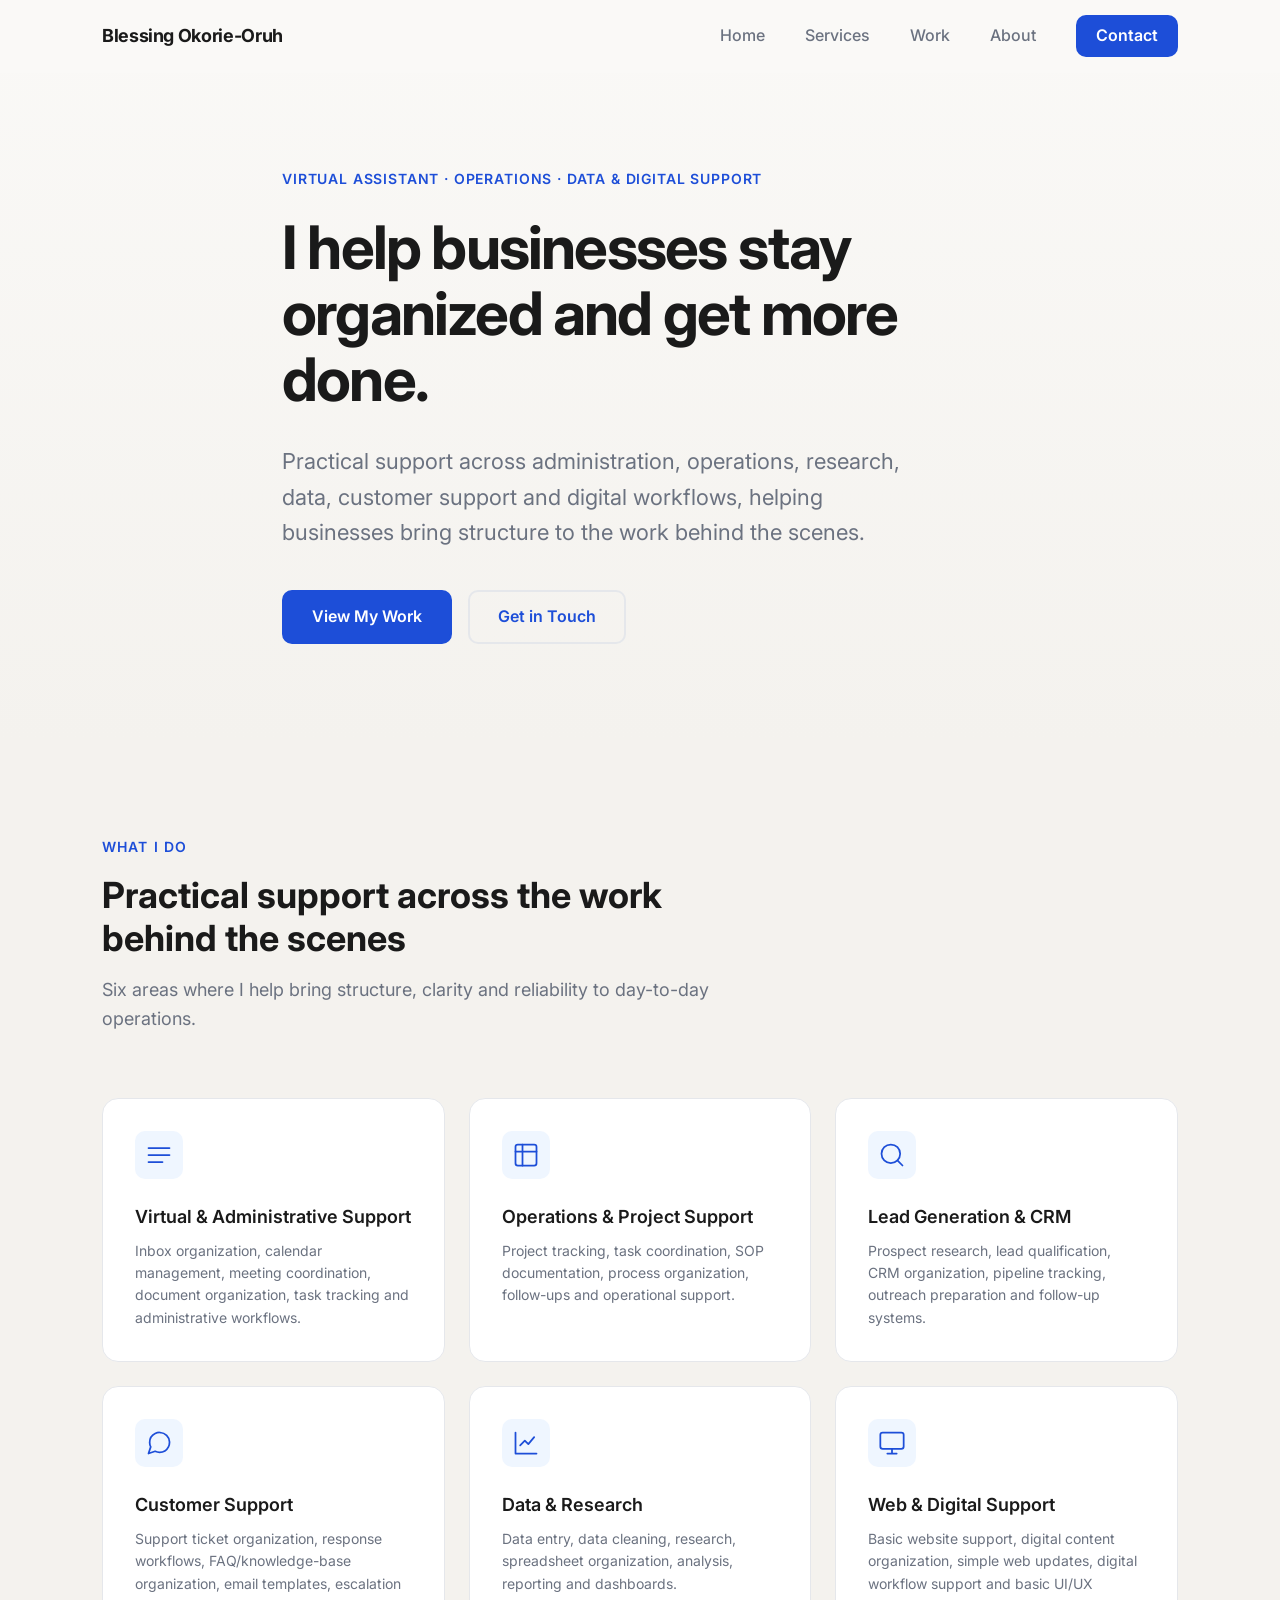
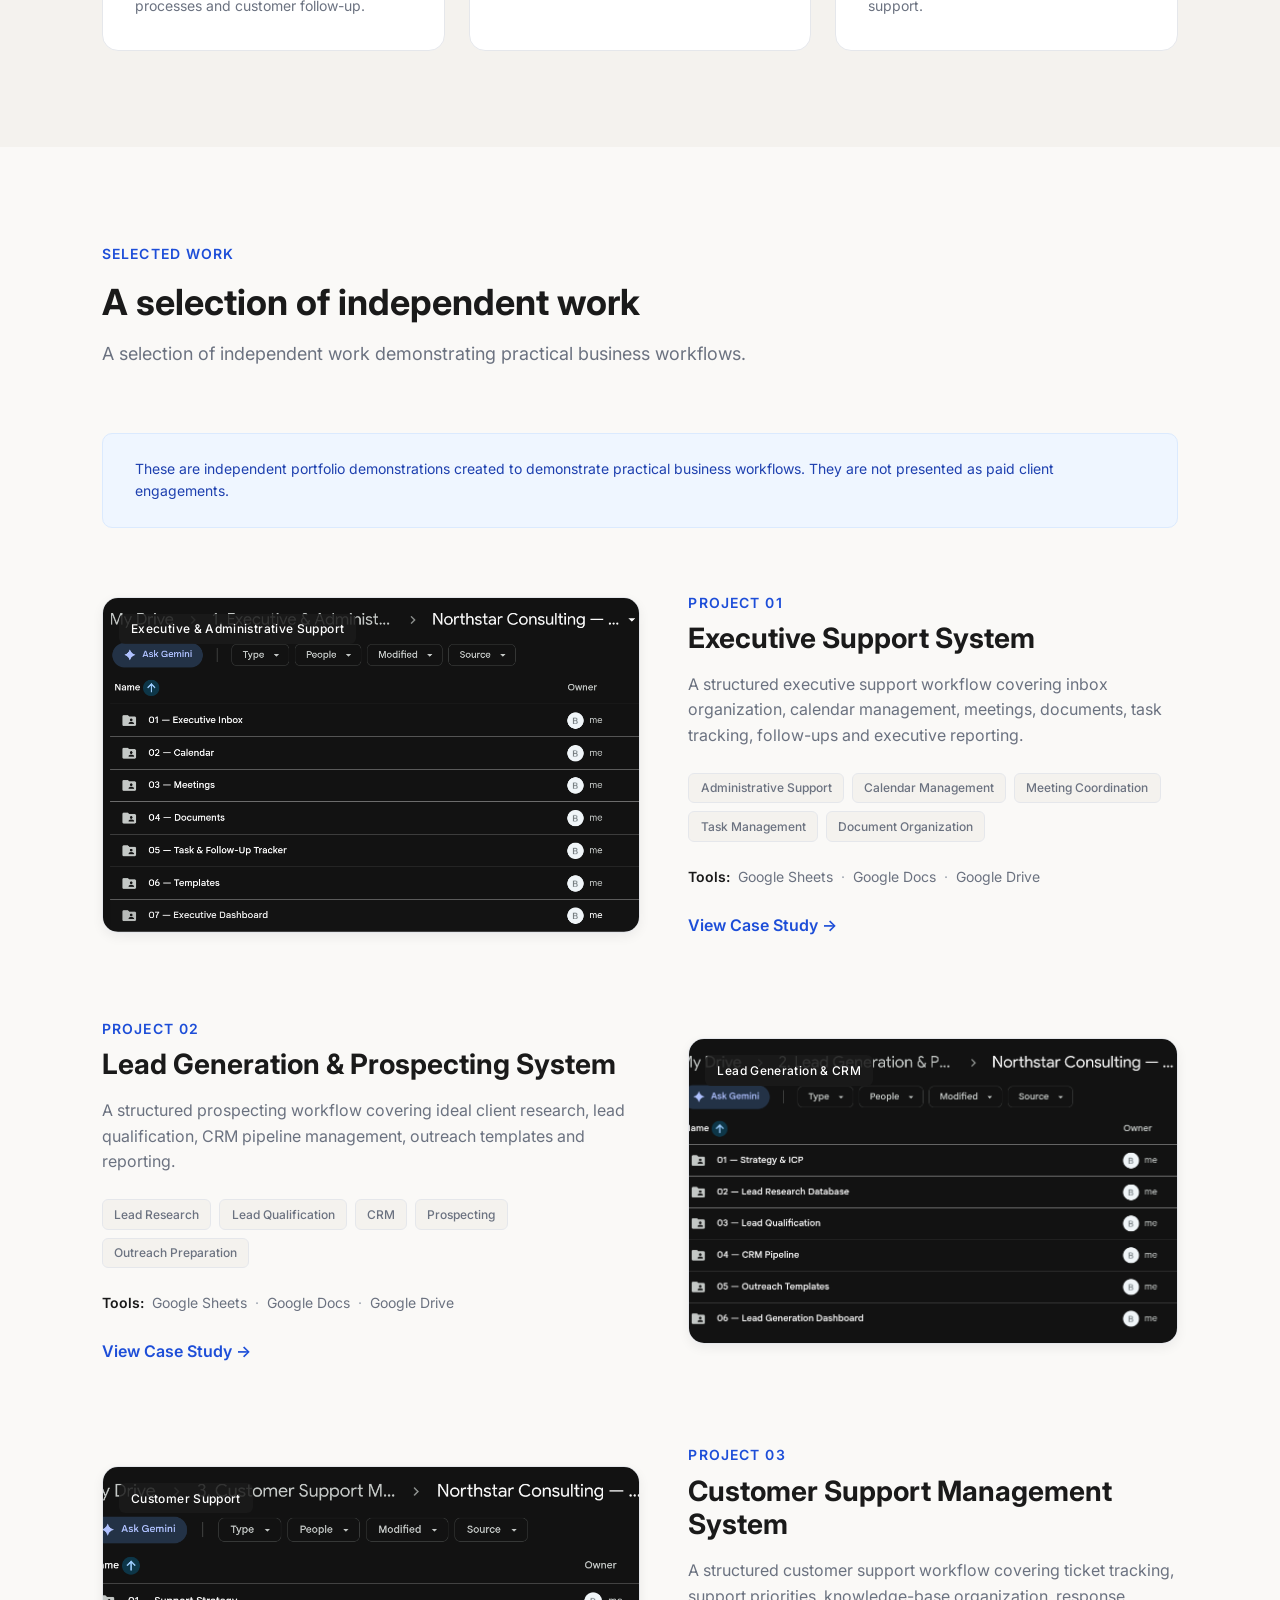
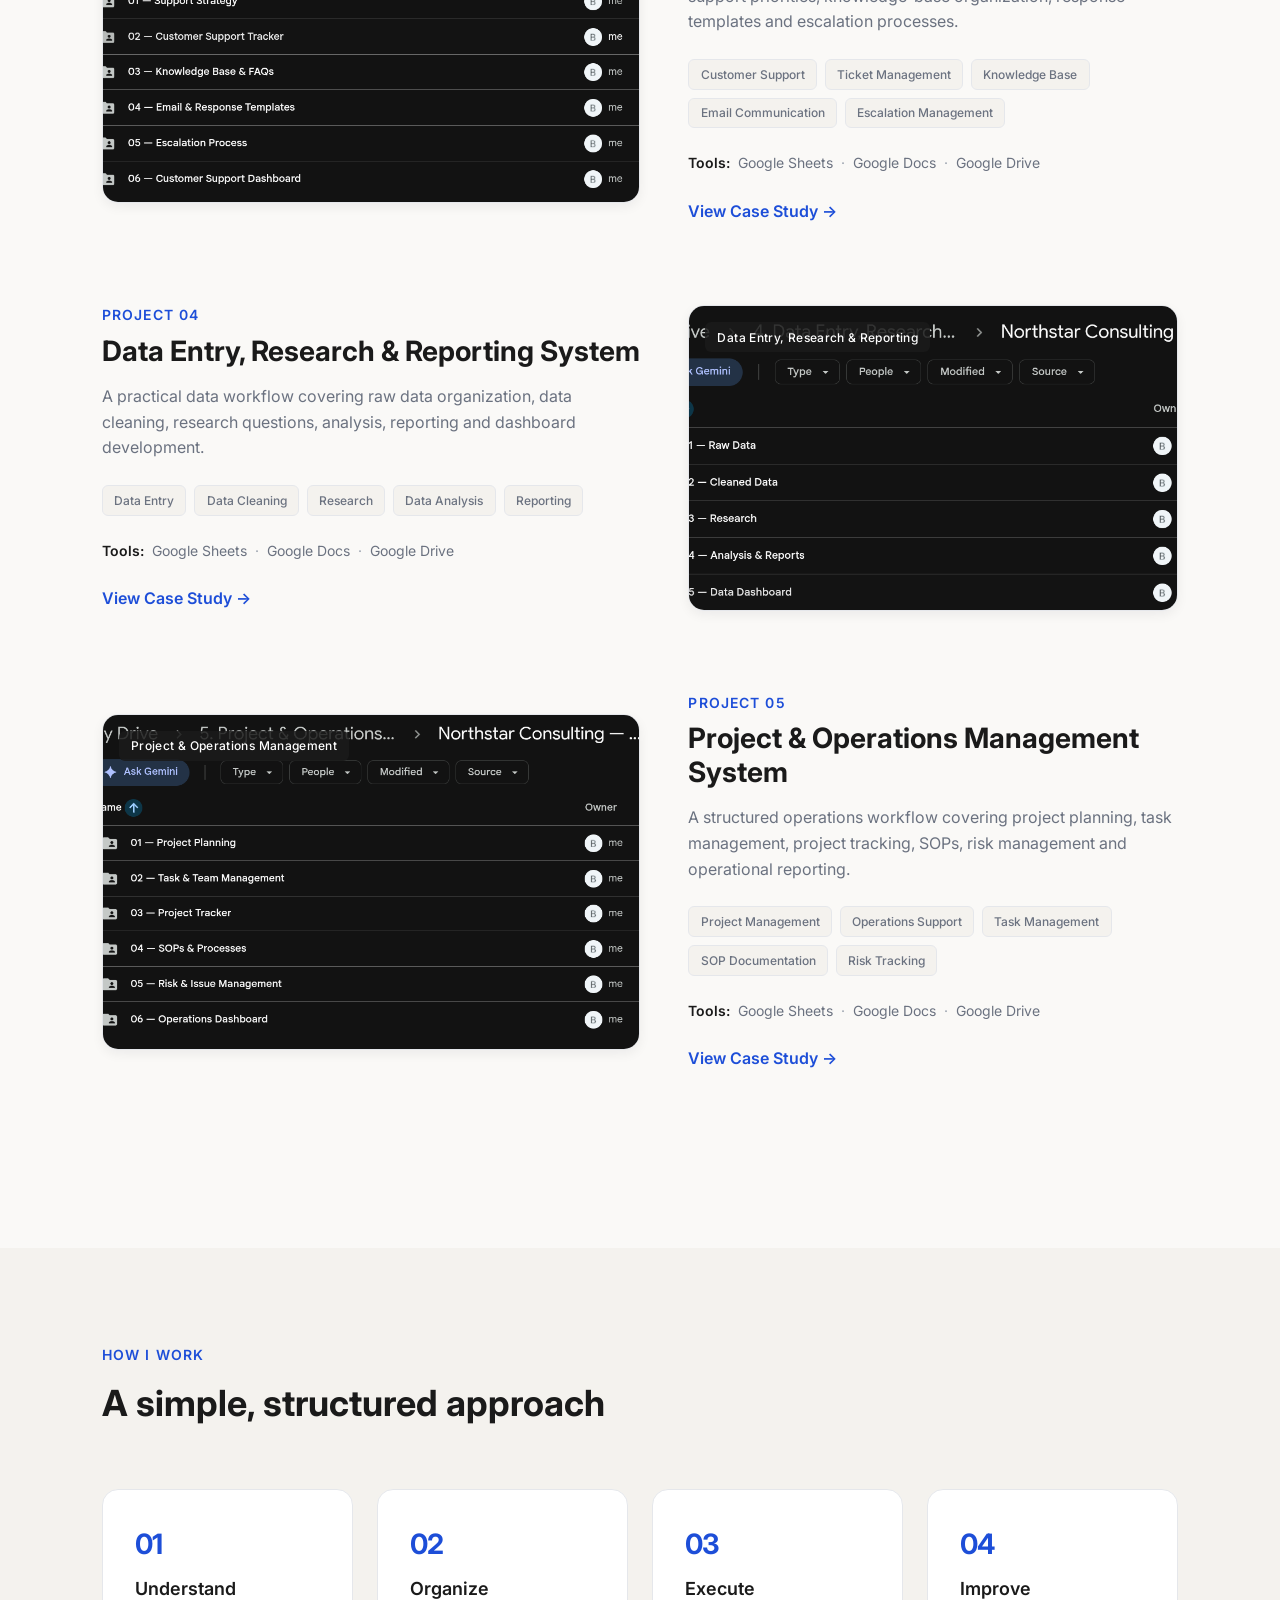
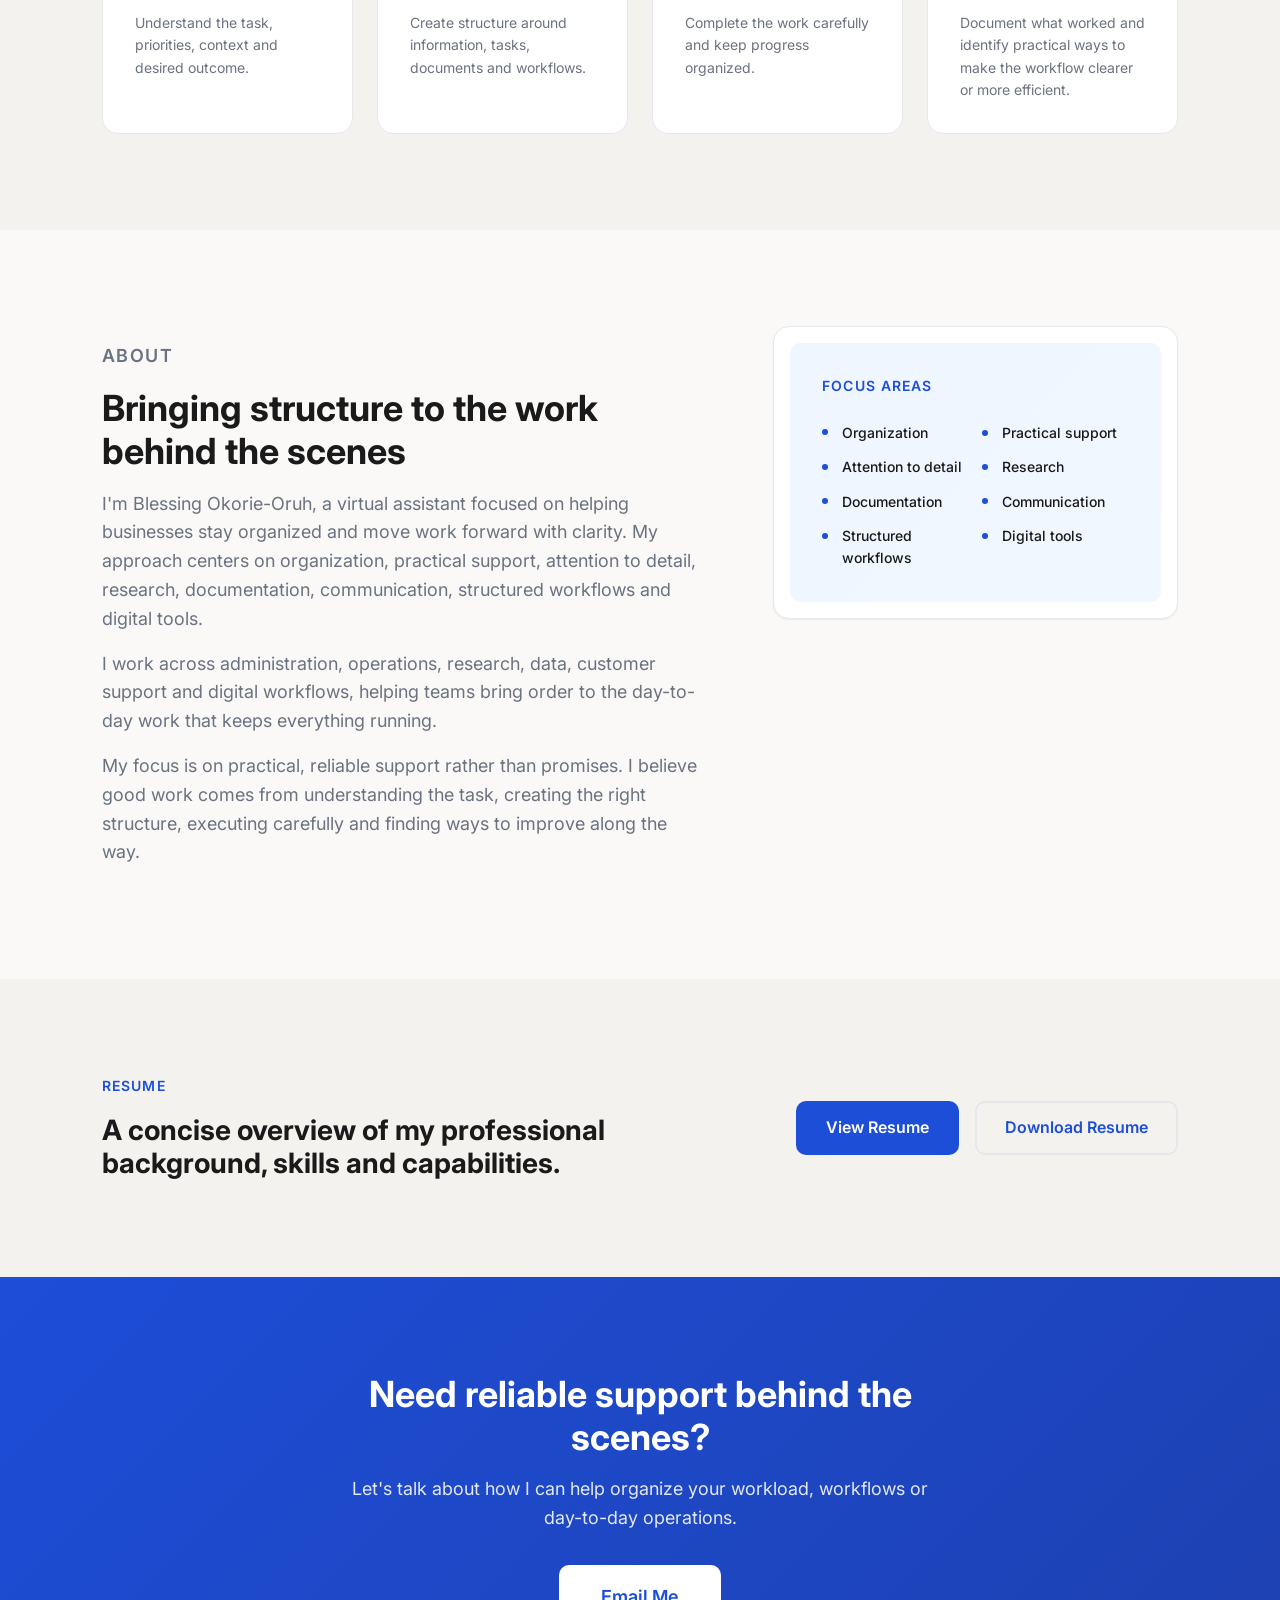
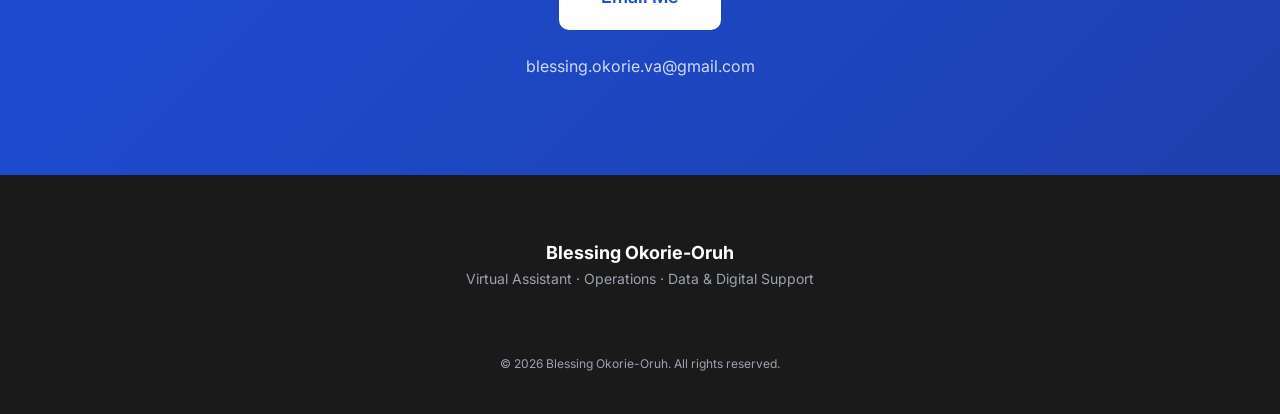
<file: index.html>
<!DOCTYPE html>
<html lang="en">
<head>
  <meta charset="UTF-8">
  <meta name="viewport" content="width=device-width, initial-scale=1.0">
  <title>Blessing Okorie-Oruh | Virtual Assistant · Operations · Data & Digital Support</title>
  <meta name="description" content="Virtual Assistant providing practical support across administration, operations, research, data, customer support and digital workflows.">
  <meta property="og:title" content="Blessing Okorie-Oruh | Virtual Assistant · Operations · Data & Digital Support">
  <meta property="og:description" content="Virtual Assistant providing practical support across administration, operations, research, data, customer support and digital workflows.">
  <meta property="og:type" content="website">
  <link rel="preconnect" href="https://fonts.googleapis.com">
  <link rel="preconnect" href="https://fonts.gstatic.com" crossorigin>
  <link href="https://fonts.googleapis.com/css2?family=Inter:wght@400;500;600;700&display=swap" rel="stylesheet">
  <link rel="stylesheet" href="style.css">
    <meta name="twitter:card" content="summary_large_image">
</head>
<body>
  <!-- Navigation -->
  <header class="nav" id="nav">
    <div class="container nav__inner">
      <a href="index.html" class="nav__logo">Blessing Okorie-Oruh</a>
      <nav class="nav__links" id="navLinks" aria-label="Main navigation">
        <a href="index.html" class="nav__link">Home</a>
        <a href="#services" class="nav__link">Services</a>
        <a href="#work" class="nav__link">Work</a>
        <a href="#about" class="nav__link">About</a>
        <a href="#contact" class="nav__contact">Contact</a>
      </nav>
      <button class="nav__toggle" id="navToggle" aria-label="Toggle navigation" aria-expanded="false" aria-controls="navLinks">
        <span></span><span></span><span></span>
      </button>
    </div>
  </header>

  <main>
    <!-- Hero -->
    <section class="hero section" id="home">
      <div class="container hero__inner">
        <p class="hero__eyebrow">Virtual Assistant · Operations · Data & Digital Support</p>
        <h1 class="hero__title">I help businesses stay organized and get more done.</h1>
        <p class="hero__subtitle">Practical support across administration, operations, research, data, customer support and digital workflows, helping businesses bring structure to the work behind the scenes.</p>
        <div class="hero__actions">
          <a href="#work" class="btn btn--primary">View My Work</a>
          <a href="#contact" class="btn btn--secondary">Get in Touch</a>
        </div>
      </div>
    </section>

    <!-- What I Do -->
    <section class="section section--light" id="services">
      <div class="container">
        <div class="section__header">
          <p class="section__eyebrow">What I Do</p>
          <h2 class="section__title">Practical support across the work behind the scenes</h2>
          <p class="section__subtitle">Six areas where I help bring structure, clarity and reliability to day-to-day operations.</p>
        </div>
        <div class="services-grid">
          <article class="service-card">
            <div class="service-card__icon" aria-hidden="true">
              <svg width="28" height="28" viewBox="0 0 24 24" fill="none" stroke="currentColor" stroke-width="1.5" stroke-linecap="round" stroke-linejoin="round"><path d="M3 6h18M3 12h18M3 18h12"/></svg>
            </div>
            <h3 class="service-card__title">Virtual & Administrative Support</h3>
            <p class="service-card__desc">Inbox organization, calendar management, meeting coordination, document organization, task tracking and administrative workflows.</p>
          </article>
          <article class="service-card">
            <div class="service-card__icon" aria-hidden="true">
              <svg width="28" height="28" viewBox="0 0 24 24" fill="none" stroke="currentColor" stroke-width="1.5" stroke-linecap="round" stroke-linejoin="round"><rect x="3" y="3" width="18" height="18" rx="2"/><path d="M9 3v18M3 9h18"/></svg>
            </div>
            <h3 class="service-card__title">Operations & Project Support</h3>
            <p class="service-card__desc">Project tracking, task coordination, SOP documentation, process organization, follow-ups and operational support.</p>
          </article>
          <article class="service-card">
            <div class="service-card__icon" aria-hidden="true">
              <svg width="28" height="28" viewBox="0 0 24 24" fill="none" stroke="currentColor" stroke-width="1.5" stroke-linecap="round" stroke-linejoin="round"><circle cx="11" cy="11" r="8"/><path d="m21 21-4.35-4.35"/></svg>
            </div>
            <h3 class="service-card__title">Lead Generation & CRM</h3>
            <p class="service-card__desc">Prospect research, lead qualification, CRM organization, pipeline tracking, outreach preparation and follow-up systems.</p>
          </article>
          <article class="service-card">
            <div class="service-card__icon" aria-hidden="true">
              <svg width="28" height="28" viewBox="0 0 24 24" fill="none" stroke="currentColor" stroke-width="1.5" stroke-linecap="round" stroke-linejoin="round"><path d="M21 11.5a8.38 8.38 0 0 1-.9 3.8 8.5 8.5 0 0 1-7.6 4.7 8.38 8.38 0 0 1-3.8-.9L3 21l1.9-5.7a8.38 8.38 0 0 1-.9-3.8 8.5 8.5 0 0 1 4.7-7.6 8.38 8.38 0 0 1 3.8-.9h.5a8.48 8.48 0 0 1 8 8v.5z"/></svg>
            </div>
            <h3 class="service-card__title">Customer Support</h3>
            <p class="service-card__desc">Support ticket organization, response workflows, FAQ/knowledge-base organization, email templates, escalation processes and customer follow-up.</p>
          </article>
          <article class="service-card">
            <div class="service-card__icon" aria-hidden="true">
              <svg width="28" height="28" viewBox="0 0 24 24" fill="none" stroke="currentColor" stroke-width="1.5" stroke-linecap="round" stroke-linejoin="round"><path d="M3 3v18h18"/><path d="m7 14 4-4 3 3 5-6"/></svg>
            </div>
            <h3 class="service-card__title">Data & Research</h3>
            <p class="service-card__desc">Data entry, data cleaning, research, spreadsheet organization, analysis, reporting and dashboards.</p>
          </article>
          <article class="service-card">
            <div class="service-card__icon" aria-hidden="true">
              <svg width="28" height="28" viewBox="0 0 24 24" fill="none" stroke="currentColor" stroke-width="1.5" stroke-linecap="round" stroke-linejoin="round"><rect x="2" y="3" width="20" height="14" rx="2"/><path d="M8 21h8M12 17v4"/></svg>
            </div>
            <h3 class="service-card__title">Web & Digital Support</h3>
            <p class="service-card__desc">Basic website support, digital content organization, simple web updates, digital workflow support and basic UI/UX support.</p>
          </article>
        </div>
      </div>
    </section>
    <!-- Selected Work -->
    <section class="section" id="work">
      <div class="container">
        <div class="section__header">
          <p class="section__eyebrow">Selected Work</p>
          <h2 class="section__title">A selection of independent work</h2>
          <p class="section__subtitle">A selection of independent work demonstrating practical business workflows.</p>
        </div>
        <div class="work-note">
          <p>These are independent portfolio demonstrations created to demonstrate practical business workflows. They are not presented as paid client engagements.</p>
        </div>

        <!-- Project 01 - Featured -->
        <article class="project project--featured">
          <div class="project__visual">
            <img src="assets/images/project-01-executive-support.png" alt="Executive Support System preview" loading="lazy" onerror="this.parentElement.classList.add('project__visual--placeholder'); this.style.display='none';">
            <div class="project__placeholder">
              <span class="project__placeholder-label">PROJECT PREVIEW</span>
              <span class="project__placeholder-sub">Screenshot coming soon</span>
            </div>
            <span class="project__type-badge">Executive & Administrative Support</span>
          </div>
          <div class="project__body">
            <p class="project__number">Project 01</p>
            <h3 class="project__title">Executive Support System</h3>
            <p class="project__desc">A structured executive support workflow covering inbox organization, calendar management, meetings, documents, task tracking, follow-ups and executive reporting.</p>
            <div class="project__skills">
              <span class="tag">Administrative Support</span>
              <span class="tag">Calendar Management</span>
              <span class="tag">Meeting Coordination</span>
              <span class="tag">Task Management</span>
              <span class="tag">Document Organization</span>
            </div>
            <div class="project__tools">
              <span class="project__tools-label">Tools:</span>
              <span>Google Sheets</span><span>Google Docs</span><span>Google Drive</span>
            </div>
            <a href="case-studies/executive-support.html" class="project__link">View Case Study →</a>
          </div>
        </article>

        <!-- Project 02 - Featured reversed -->
        <article class="project project--featured project--reversed">
          <div class="project__visual">
            <img src="assets/images/project-02-lead-generation.png" alt="Lead Generation & Prospecting System preview" loading="lazy" onerror="this.parentElement.classList.add('project__visual--placeholder'); this.style.display='none';">
            <div class="project__placeholder">
              <span class="project__placeholder-label">PROJECT PREVIEW</span>
              <span class="project__placeholder-sub">Screenshot coming soon</span>
            </div>
            <span class="project__type-badge">Lead Generation & CRM</span>
          </div>
          <div class="project__body">
            <p class="project__number">Project 02</p>
            <h3 class="project__title">Lead Generation & Prospecting System</h3>
            <p class="project__desc">A structured prospecting workflow covering ideal client research, lead qualification, CRM pipeline management, outreach templates and reporting.</p>
            <div class="project__skills">
              <span class="tag">Lead Research</span>
              <span class="tag">Lead Qualification</span>
              <span class="tag">CRM</span>
              <span class="tag">Prospecting</span>
              <span class="tag">Outreach Preparation</span>
            </div>
            <div class="project__tools">
              <span class="project__tools-label">Tools:</span>
              <span>Google Sheets</span><span>Google Docs</span><span>Google Drive</span>
            </div>
            <a href="case-studies/lead-generation.html" class="project__link">View Case Study →</a>
          </div>
        </article>

        <!-- Project 03 - Featured -->
        <article class="project project--featured">
          <div class="project__visual">
            <img src="assets/images/project-03-customer-support.png" alt="Customer Support Management System preview" loading="lazy" onerror="this.parentElement.classList.add('project__visual--placeholder'); this.style.display='none';">
            <div class="project__placeholder">
              <span class="project__placeholder-label">PROJECT PREVIEW</span>
              <span class="project__placeholder-sub">Screenshot coming soon</span>
            </div>
            <span class="project__type-badge">Customer Support</span>
          </div>
          <div class="project__body">
            <p class="project__number">Project 03</p>
            <h3 class="project__title">Customer Support Management System</h3>
            <p class="project__desc">A structured customer support workflow covering ticket tracking, support priorities, knowledge-base organization, response templates and escalation processes.</p>
            <div class="project__skills">
              <span class="tag">Customer Support</span>
              <span class="tag">Ticket Management</span>
              <span class="tag">Knowledge Base</span>
              <span class="tag">Email Communication</span>
              <span class="tag">Escalation Management</span>
            </div>
            <div class="project__tools">
              <span class="project__tools-label">Tools:</span>
              <span>Google Sheets</span><span>Google Docs</span><span>Google Drive</span>
            </div>
            <a href="case-studies/customer-support.html" class="project__link">View Case Study →</a>
          </div>
        </article>

        <!-- Project 04 - Featured reversed -->
        <article class="project project--featured project--reversed">
          <div class="project__visual">
            <img src="assets/images/project-04-data-research.png" alt="Data Entry, Research & Reporting System preview" loading="lazy" onerror="this.parentElement.classList.add('project__visual--placeholder'); this.style.display='none';">
            <div class="project__placeholder">
              <span class="project__placeholder-label">PROJECT PREVIEW</span>
              <span class="project__placeholder-sub">Screenshot coming soon</span>
            </div>
            <span class="project__type-badge">Data Entry, Research & Reporting</span>
          </div>
          <div class="project__body">
            <p class="project__number">Project 04</p>
            <h3 class="project__title">Data Entry, Research & Reporting System</h3>
            <p class="project__desc">A practical data workflow covering raw data organization, data cleaning, research questions, analysis, reporting and dashboard development.</p>
            <div class="project__skills">
              <span class="tag">Data Entry</span>
              <span class="tag">Data Cleaning</span>
              <span class="tag">Research</span>
              <span class="tag">Data Analysis</span>
              <span class="tag">Reporting</span>
            </div>
            <div class="project__tools">
              <span class="project__tools-label">Tools:</span>
              <span>Google Sheets</span><span>Google Docs</span><span>Google Drive</span>
            </div>
            <a href="case-studies/data-research.html" class="project__link">View Case Study →</a>
          </div>
        </article>

        <!-- Project 05 - Featured -->
        <article class="project project--featured">
          <div class="project__visual">
            <img src="assets/images/project-05-project-operations.png" alt="Project & Operations Management System preview" loading="lazy" onerror="this.parentElement.classList.add('project__visual--placeholder'); this.style.display='none';">
            <div class="project__placeholder">
              <span class="project__placeholder-label">PROJECT PREVIEW</span>
              <span class="project__placeholder-sub">Screenshot coming soon</span>
            </div>
            <span class="project__type-badge">Project & Operations Management</span>
          </div>
          <div class="project__body">
            <p class="project__number">Project 05</p>
            <h3 class="project__title">Project & Operations Management System</h3>
            <p class="project__desc">A structured operations workflow covering project planning, task management, project tracking, SOPs, risk management and operational reporting.</p>
            <div class="project__skills">
              <span class="tag">Project Management</span>
              <span class="tag">Operations Support</span>
              <span class="tag">Task Management</span>
              <span class="tag">SOP Documentation</span>
              <span class="tag">Risk Tracking</span>
            </div>
            <div class="project__tools">
              <span class="project__tools-label">Tools:</span>
              <span>Google Sheets</span><span>Google Docs</span><span>Google Drive</span>
            </div>
            <a href="case-studies/project-operations.html" class="project__link">View Case Study →</a>
          </div>
        </article>
      </div>
    </section>

    <!-- How I Work -->
    <section class="section section--light" id="how">
      <div class="container">
        <div class="section__header">
          <p class="section__eyebrow">How I Work</p>
          <h2 class="section__title">A simple, structured approach</h2>
        </div>
        <div class="steps-grid">
          <article class="step">
            <p class="step__number">01</p>
            <h3 class="step__title">Understand</h3>
            <p class="step__desc">Understand the task, priorities, context and desired outcome.</p>
          </article>
          <article class="step">
            <p class="step__number">02</p>
            <h3 class="step__title">Organize</h3>
            <p class="step__desc">Create structure around information, tasks, documents and workflows.</p>
          </article>
          <article class="step">
            <p class="step__number">03</p>
            <h3 class="step__title">Execute</h3>
            <p class="step__desc">Complete the work carefully and keep progress organized.</p>
          </article>
          <article class="step">
            <p class="step__number">04</p>
            <h3 class="step__title">Improve</h3>
            <p class="step__desc">Document what worked and identify practical ways to make the workflow clearer or more efficient.</p>
          </article>
        </div>
      </div>
    </section>

    <!-- About Preview -->
    <section class="section" id="about">
      <div class="container about">
        <div class="about__text">
          <p class="section__eyebrow">About</p>
          <h2 class="section__title">Bringing structure to the work behind the scenes</h2>
          <p>I'm Blessing Okorie-Oruh, a virtual assistant focused on helping businesses stay organized and move work forward with clarity. My approach centers on organization, practical support, attention to detail, research, documentation, communication, structured workflows and digital tools.</p>
          <p>I work across administration, operations, research, data, customer support and digital workflows, helping teams bring order to the day-to-day work that keeps everything running.</p>
          <p>My focus is on practical, reliable support rather than promises. I believe good work comes from understanding the task, creating the right structure, executing carefully and finding ways to improve along the way.</p>
        </div>
        <div class="about__card">
          <div class="about__card-inner">
            <p class="about__card-label">Focus areas</p>
            <ul class="about__list">
              <li>Organization</li>
              <li>Practical support</li>
              <li>Attention to detail</li>
              <li>Research</li>
              <li>Documentation</li>
              <li>Communication</li>
              <li>Structured workflows</li>
              <li>Digital tools</li>
            </ul>
          </div>
        </div>
      </div>
    </section>

    <!-- Resume -->
    <section class="section section--light" id="resume">
      <div class="container">
        <div class="resume">
          <div class="resume__text">
            <p class="section__eyebrow">Resume</p>
            <h2 class="section__title">A concise overview of my professional background, skills and capabilities.</h2>
          </div>
          <div class="resume__actions" id="resumeActions">
            <a href="assets/Blessing-Okorie-Oruh-Resume.pdf" class="btn btn--primary" id="viewResume" target="_blank" rel="noopener">View Resume</a>
            <a href="assets/Blessing-Okorie-Oruh-Resume.pdf" class="btn btn--secondary" id="downloadResume" download>Download Resume</a>
            <p class="resume__coming-soon" id="resumeComingSoon" style="display:none;">Resume coming soon</p>
          </div>
        </div>
      </div>
    </section>

    <!-- Contact CTA -->
    <section class="section contact-cta" id="contact">
      <div class="container contact-cta__inner">
        <h2 class="contact-cta__title">Need reliable support behind the scenes?</h2>
        <p class="contact-cta__text">Let's talk about how I can help organize your workload, workflows or day-to-day operations.</p>
        <a href="mailto:blessing.okorie.va@gmail.com" class="btn btn--primary btn--large">Email Me</a>
        <p class="contact-cta__email">blessing.okorie.va@gmail.com</p>
      </div>
    </section>
  </main>

  <!-- Footer -->
  <footer class="footer">
    <div class="container footer__inner">
      <div class="footer__brand">
        <p class="footer__name">Blessing Okorie-Oruh</p>
        <p class="footer__role">Virtual Assistant · Operations · Data & Digital Support</p>
      </div>
      <nav class="footer__links" aria-label="Footer links">
        <!--<a href="mailto:blessing.okorie.va@gmail.com">Email</a>
        a href="https://github.com/blessing-okorie-va" target="_blank" rel="noopener">GitHub</a> 
        <a href="#" id="linkedinPlaceholder" aria-label="LinkedIn (coming soon)">LinkedIn</a> -->
      </nav>
      <p class="footer__copy">&copy; <span id="year"></span> Blessing Okorie-Oruh. All rights reserved.</p>
    </div>
  </footer>

  <script src="script.js"></script>
</body>
</html>
</file>
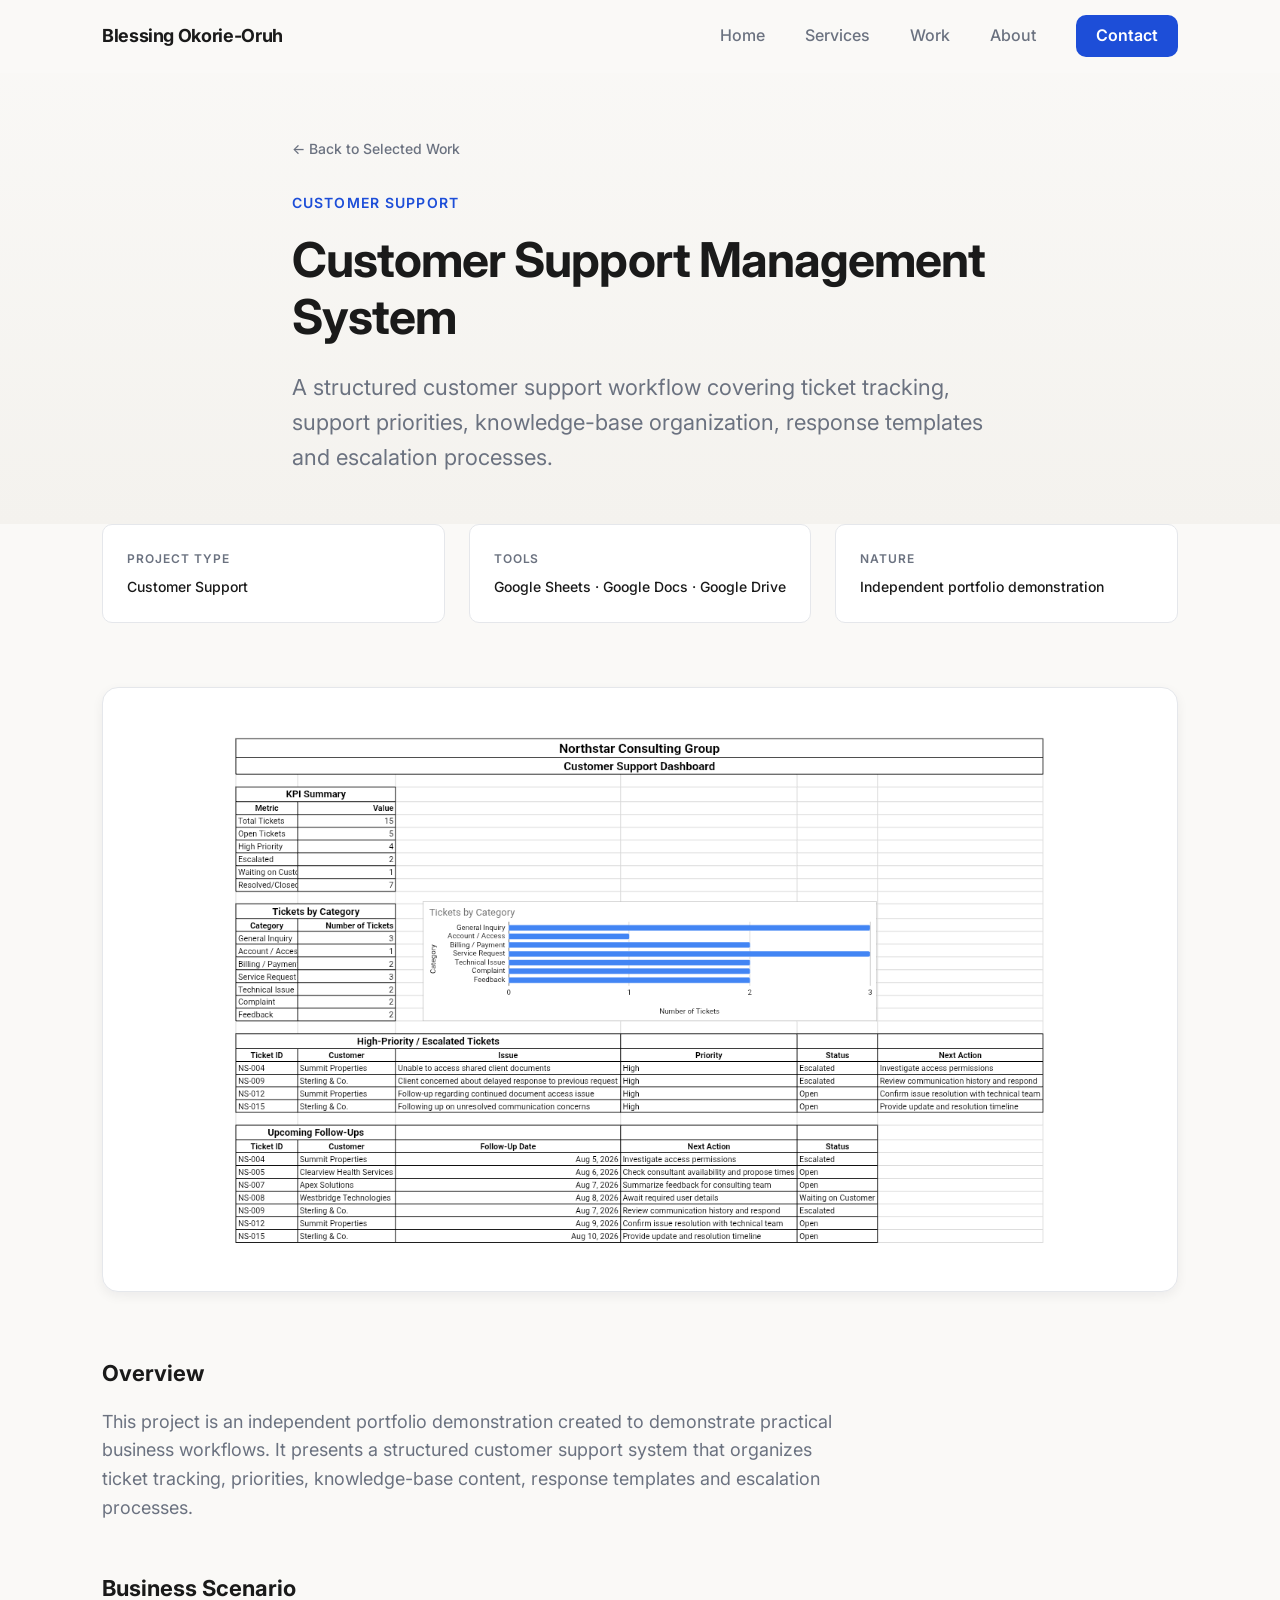
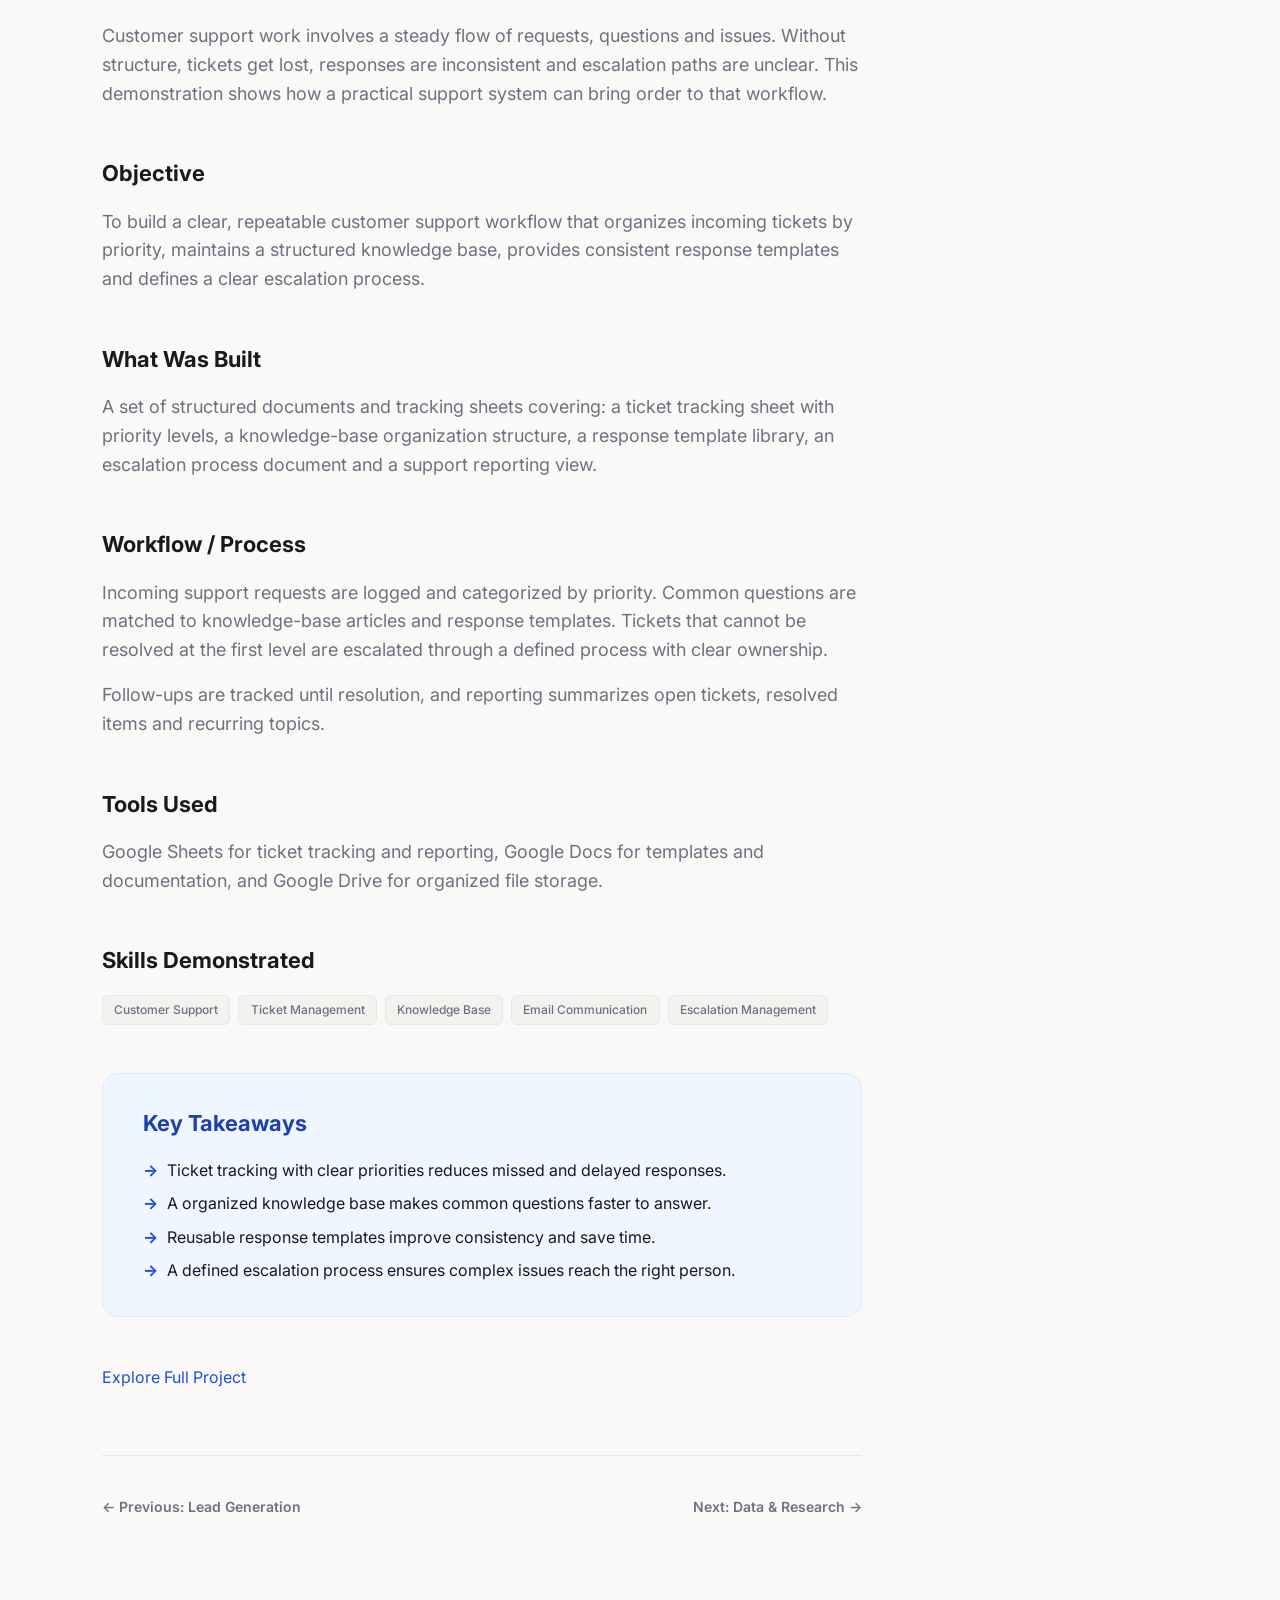
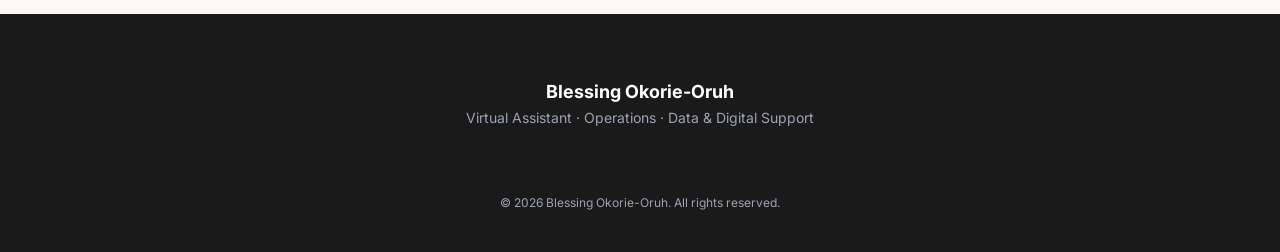
<file: case-studies/customer-support.html>
<!DOCTYPE html>
<html lang="en">
<head>
  <meta charset="UTF-8">
  <meta name="viewport" content="width=device-width, initial-scale=1.0">
  <title>Customer Support Management System | Blessing Okorie-Oruh</title>
  <meta name="description" content="Customer Support Management System — an independent portfolio demonstration of a structured customer support workflow.">
  <meta property="og:title" content="Customer Support Management System | Blessing Okorie-Oruh">
  <meta property="og:description" content="An independent portfolio demonstration of a structured customer support workflow.">
  <meta property="og:type" content="article">
  <link rel="preconnect" href="https://fonts.googleapis.com">
  <link rel="preconnect" href="https://fonts.gstatic.com" crossorigin>
  <link href="https://fonts.googleapis.com/css2?family=Inter:wght@400;500;600;700&display=swap" rel="stylesheet">
  <link rel="stylesheet" href="../style.css">
</head>
<body>
  <header class="nav" id="nav">
    <div class="container nav__inner">
      <a href="../index.html" class="nav__logo">Blessing Okorie-Oruh</a>
      <nav class="nav__links" id="navLinks" aria-label="Main navigation">
        <a href="../index.html" class="nav__link">Home</a>
        <a href="../index.html#services" class="nav__link">Services</a>
        <a href="../index.html#work" class="nav__link">Work</a>
        <a href="../index.html#about" class="nav__link">About</a>
        <a href="../index.html#contact" class="nav__contact">Contact</a>
      </nav>
      <button class="nav__toggle" id="navToggle" aria-label="Toggle navigation" aria-expanded="false" aria-controls="navLinks">
        <span></span><span></span><span></span>
      </button>
    </div>
  </header>

  <main>
    <section class="case-study-hero">
      <div class="container case-study-hero__inner">
        <a href="../index.html#work" class="case-study-back">← Back to Selected Work</a>
        <p class="case-study-hero__type">Customer Support</p>
        <h1 class="case-study-hero__title">Customer Support Management System</h1>
        <p class="case-study-hero__overview">A structured customer support workflow covering ticket tracking, support priorities, knowledge-base organization, response templates and escalation processes.</p>
      </div>
    </section>

    <section class="case-study-body">
      <div class="container">
        <div class="case-study-meta">
          <div class="case-study-meta__item">
            <p class="case-study-meta__label">Project Type</p>
            <p class="case-study-meta__value">Customer Support</p>
          </div>
          <div class="case-study-meta__item">
            <p class="case-study-meta__label">Tools</p>
            <p class="case-study-meta__value">Google Sheets · Google Docs · Google Drive</p>
          </div>
          <div class="case-study-meta__item">
            <p class="case-study-meta__label">Nature</p>
            <p class="case-study-meta__value">Independent portfolio demonstration</p>
          </div>
        </div>

        <div class="case-study-visual">
          <img src="../assets/images/project-03-customer-support-dashboard.png" alt="Customer Support Management System preview" onerror="this.parentElement.classList.add('case-study-visual--placeholder'); this.style.display='none';">
          <div class="project__placeholder">
            <span class="project__placeholder-label">PROJECT PREVIEW</span>
            <span class="project__placeholder-sub">Screenshot coming soon</span>
          </div>
        </div>

        <div class="case-study-content">
          <div class="case-study-section">
            <h2>Overview</h2>
            <p>This project is an independent portfolio demonstration created to demonstrate practical business workflows. It presents a structured customer support system that organizes ticket tracking, priorities, knowledge-base content, response templates and escalation processes.</p>
          </div>

          <div class="case-study-section">
            <h2>Business Scenario</h2>
            <p>Customer support work involves a steady flow of requests, questions and issues. Without structure, tickets get lost, responses are inconsistent and escalation paths are unclear. This demonstration shows how a practical support system can bring order to that workflow.</p>
          </div>

          <div class="case-study-section">
            <h2>Objective</h2>
            <p>To build a clear, repeatable customer support workflow that organizes incoming tickets by priority, maintains a structured knowledge base, provides consistent response templates and defines a clear escalation process.</p>
          </div>

          <div class="case-study-section">
            <h2>What Was Built</h2>
            <p>A set of structured documents and tracking sheets covering: a ticket tracking sheet with priority levels, a knowledge-base organization structure, a response template library, an escalation process document and a support reporting view.</p>
          </div>

          <div class="case-study-section">
            <h2>Workflow / Process</h2>
            <p>Incoming support requests are logged and categorized by priority. Common questions are matched to knowledge-base articles and response templates. Tickets that cannot be resolved at the first level are escalated through a defined process with clear ownership.</p>
            <p>Follow-ups are tracked until resolution, and reporting summarizes open tickets, resolved items and recurring topics.</p>
          </div>

          <div class="case-study-section">
            <h2>Tools Used</h2>
            <p>Google Sheets for ticket tracking and reporting, Google Docs for templates and documentation, and Google Drive for organized file storage.</p>
          </div>

          <div class="case-study-section">
            <h2>Skills Demonstrated</h2>
            <div class="case-study-skills">
              <span class="tag">Customer Support</span>
              <span class="tag">Ticket Management</span>
              <span class="tag">Knowledge Base</span>
              <span class="tag">Email Communication</span>
              <span class="tag">Escalation Management</span>
            </div>
          </div>

          <!--<div class="case-study-section">
            <h2>Screenshots</h2>
            <p>Screenshots of the full system will be added here as they become available. No fabricated or stock images are used.</p>
          </div> -->

          <div class="case-study-section case-study-takeaways">
            <h2>Key Takeaways</h2>
            <ul>
              <li>Ticket tracking with clear priorities reduces missed and delayed responses.</li>
              <li>A organized knowledge base makes common questions faster to answer.</li>
              <li>Reusable response templates improve consistency and save time.</li>
              <li>A defined escalation process ensures complex issues reach the right person.</li>
            </ul>
          </div>

          <a href="https://drive.google.com/drive/folders/1d1WqiKIp9UiQdwruKnwZVWXl-lbK9YLH?usp=sharing" class="button button--primary" target="_blank" rel="noopener noreferrer">
            Explore Full Project
          </a>

          <nav class="case-study-nav">
            <a href="lead-generation.html">← Previous: Lead Generation</a>
            <a href="data-research.html">Next: Data & Research →</a>
          </nav>
        </div>
      </div>
    </section>
  </main>

  <footer class="footer">
    <div class="container footer__inner">
      <div class="footer__brand">
        <p class="footer__name">Blessing Okorie-Oruh</p>
        <p class="footer__role">Virtual Assistant · Operations · Data & Digital Support</p>
      </div>
      <nav class="footer__links" aria-label="Footer links">
       <!-- <a href="mailto:blessing.okorie.va@gmail.com">Email</a>
       <a href="https://github.com/blessing-okorie-va" target="_blank" rel="noopener">GitHub</a>
        <a href="#" id="linkedinPlaceholder" aria-label="LinkedIn (coming soon)">LinkedIn</a> -->
      </nav>
      <p class="footer__copy">&copy; <span id="year"></span> Blessing Okorie-Oruh. All rights reserved.</p>
    </div>
  </footer>

  <script src="../script.js"></script>
</body>
</html>
</file>
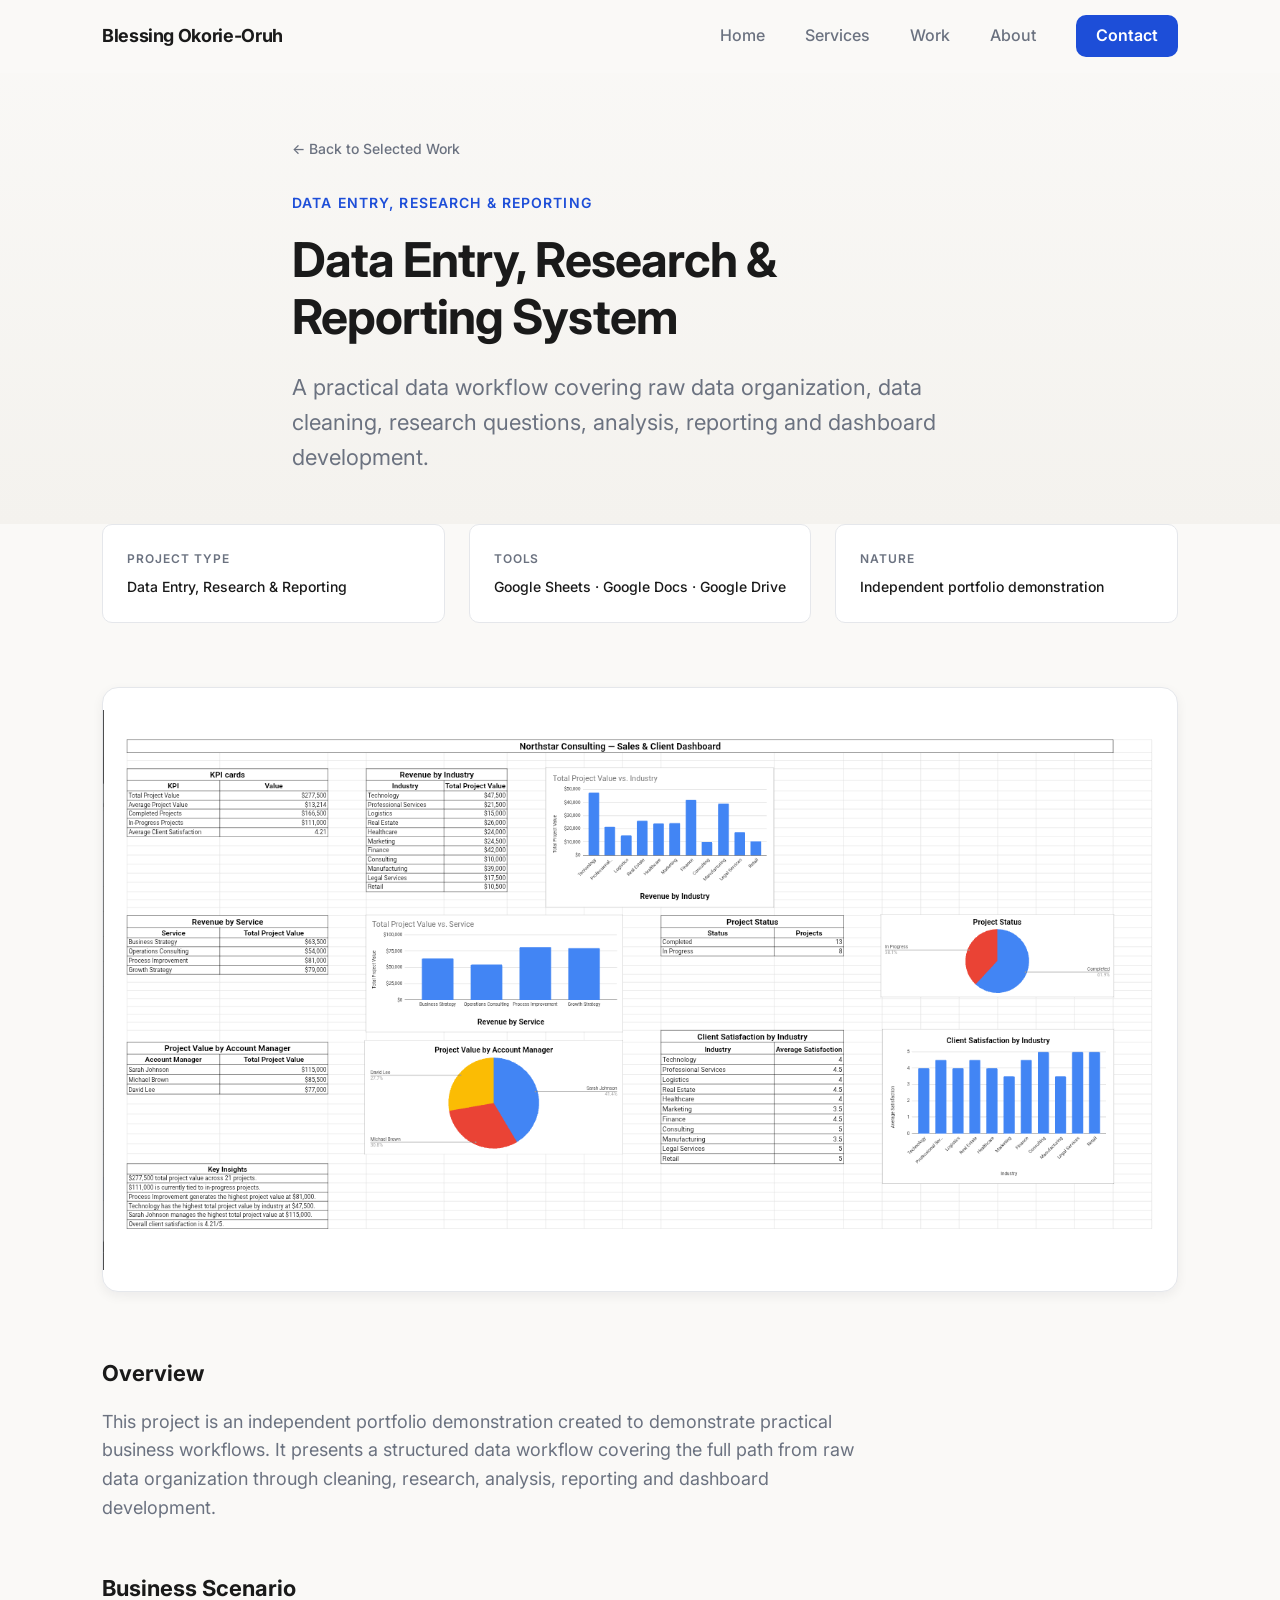
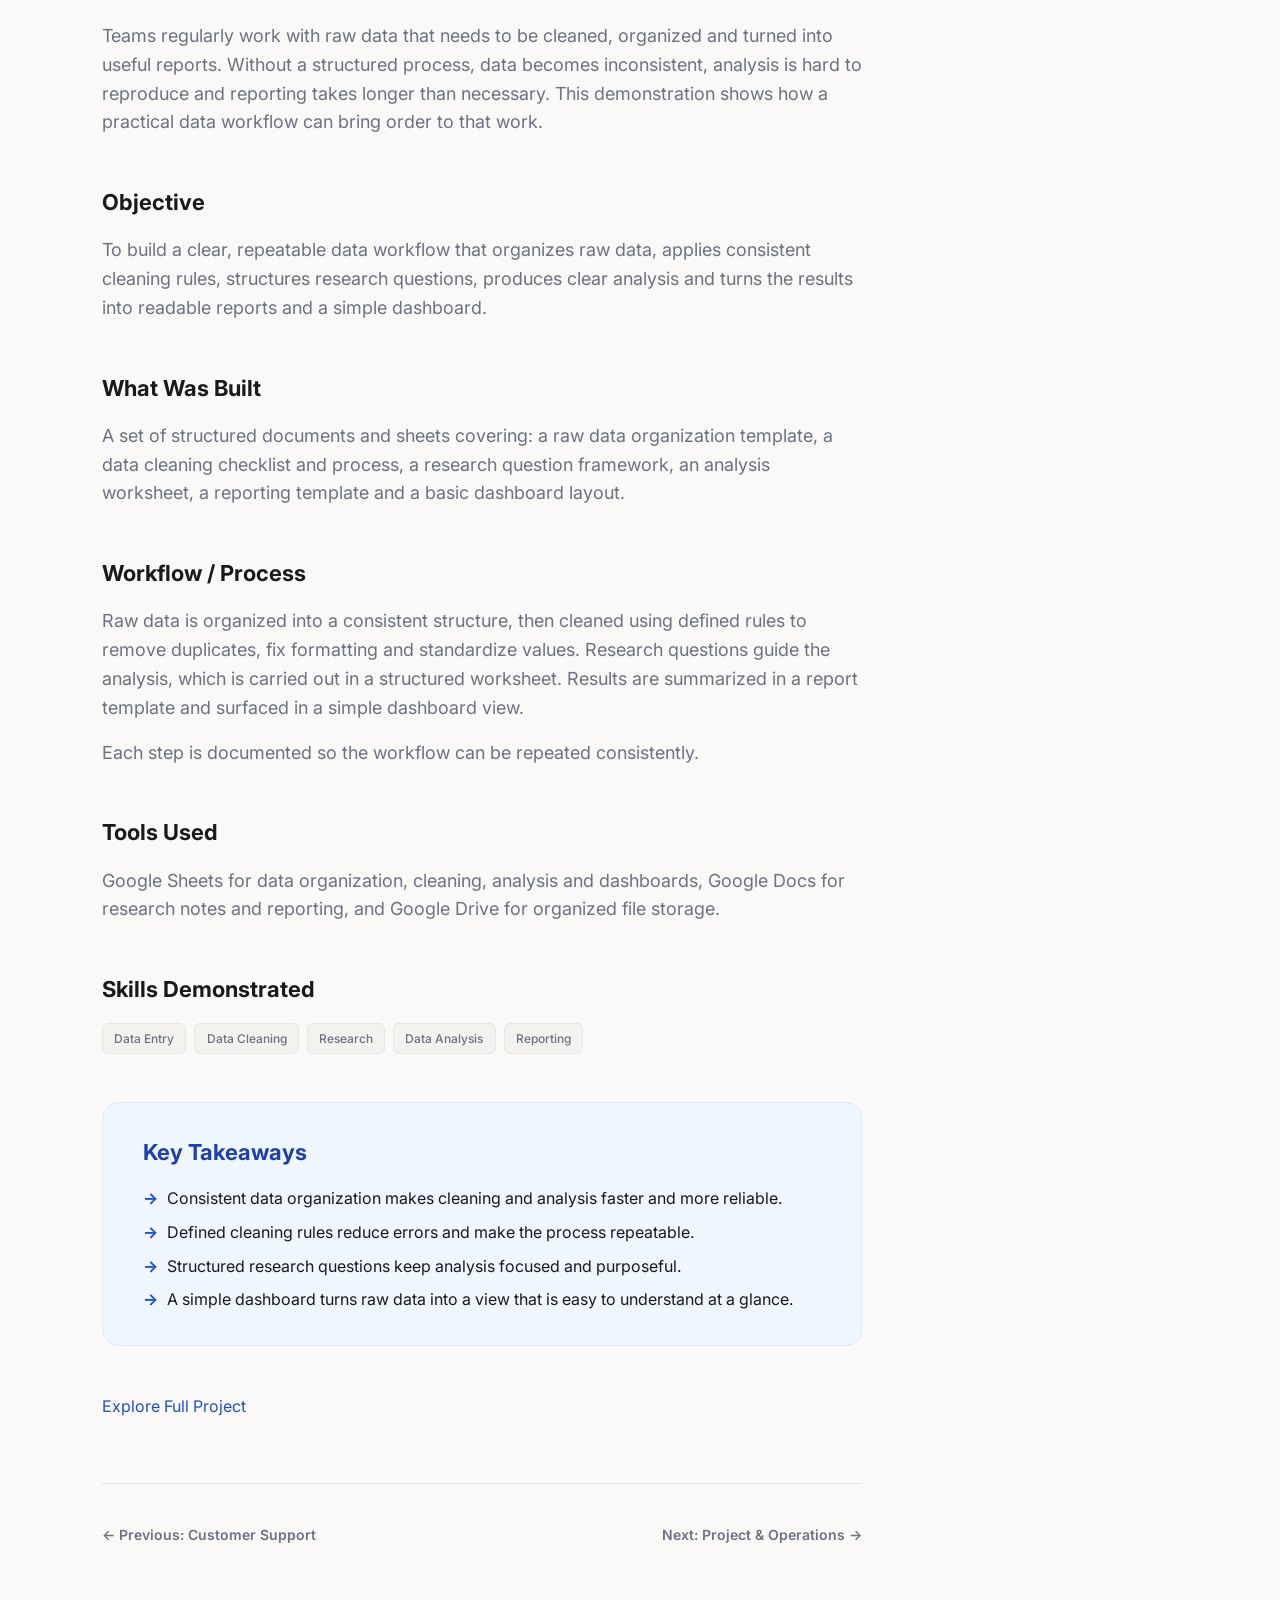
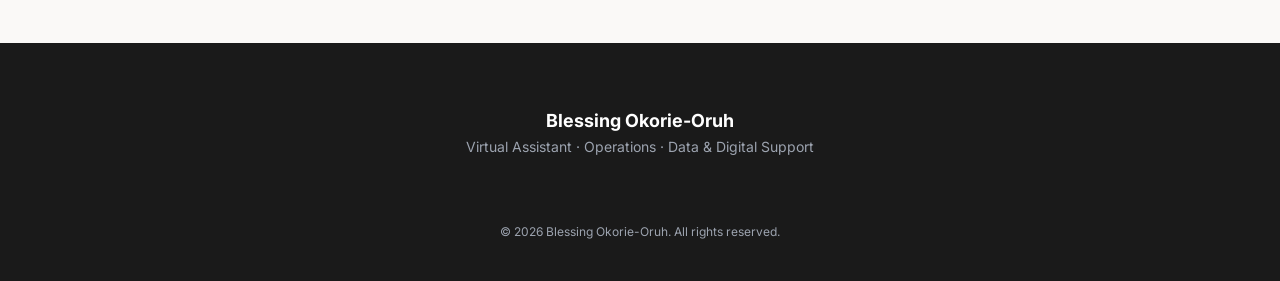
<file: case-studies/data-research.html>
<!DOCTYPE html>
<html lang="en">
<head>
  <meta charset="UTF-8">
  <meta name="viewport" content="width=device-width, initial-scale=1.0">
  <title>Data Entry, Research & Reporting System | Blessing Okorie-Oruh</title>
  <meta name="description" content="Data Entry, Research & Reporting System — an independent portfolio demonstration of a practical data workflow.">
  <meta property="og:title" content="Data Entry, Research & Reporting System | Blessing Okorie-Oruh">
  <meta property="og:description" content="An independent portfolio demonstration of a practical data workflow.">
  <meta property="og:type" content="article">
  <link rel="preconnect" href="https://fonts.googleapis.com">
  <link rel="preconnect" href="https://fonts.gstatic.com" crossorigin>
  <link href="https://fonts.googleapis.com/css2?family=Inter:wght@400;500;600;700&display=swap" rel="stylesheet">
  <link rel="stylesheet" href="../style.css">
</head>
<body>
  <header class="nav" id="nav">
    <div class="container nav__inner">
      <a href="../index.html" class="nav__logo">Blessing Okorie-Oruh</a>
      <nav class="nav__links" id="navLinks" aria-label="Main navigation">
        <a href="../index.html" class="nav__link">Home</a>
        <a href="../index.html#services" class="nav__link">Services</a>
        <a href="../index.html#work" class="nav__link">Work</a>
        <a href="../index.html#about" class="nav__link">About</a>
        <a href="../index.html#contact" class="nav__contact">Contact</a>
      </nav>
      <button class="nav__toggle" id="navToggle" aria-label="Toggle navigation" aria-expanded="false" aria-controls="navLinks">
        <span></span><span></span><span></span>
      </button>
    </div>
  </header>

  <main>
    <section class="case-study-hero">
      <div class="container case-study-hero__inner">
        <a href="../index.html#work" class="case-study-back">← Back to Selected Work</a>
        <p class="case-study-hero__type">Data Entry, Research & Reporting</p>
        <h1 class="case-study-hero__title">Data Entry, Research & Reporting System</h1>
        <p class="case-study-hero__overview">A practical data workflow covering raw data organization, data cleaning, research questions, analysis, reporting and dashboard development.</p>
      </div>
    </section>

    <section class="case-study-body">
      <div class="container">
        <div class="case-study-meta">
          <div class="case-study-meta__item">
            <p class="case-study-meta__label">Project Type</p>
            <p class="case-study-meta__value">Data Entry, Research & Reporting</p>
          </div>
          <div class="case-study-meta__item">
            <p class="case-study-meta__label">Tools</p>
            <p class="case-study-meta__value">Google Sheets · Google Docs · Google Drive</p>
          </div>
          <div class="case-study-meta__item">
            <p class="case-study-meta__label">Nature</p>
            <p class="case-study-meta__value">Independent portfolio demonstration</p>
          </div>
        </div>

        <div class="case-study-visual">
          <img src="../assets/images/project-04-data-research-dashboard.png" alt="Data Entry, Research & Reporting System preview" onerror="this.parentElement.classList.add('case-study-visual--placeholder'); this.style.display='none';">
          <div class="project__placeholder">
            <span class="project__placeholder-label">PROJECT PREVIEW</span>
            <span class="project__placeholder-sub">Screenshot coming soon</span>
          </div>
        </div>

        <div class="case-study-content">
          <div class="case-study-section">
            <h2>Overview</h2>
            <p>This project is an independent portfolio demonstration created to demonstrate practical business workflows. It presents a structured data workflow covering the full path from raw data organization through cleaning, research, analysis, reporting and dashboard development.</p>
          </div>

          <div class="case-study-section">
            <h2>Business Scenario</h2>
            <p>Teams regularly work with raw data that needs to be cleaned, organized and turned into useful reports. Without a structured process, data becomes inconsistent, analysis is hard to reproduce and reporting takes longer than necessary. This demonstration shows how a practical data workflow can bring order to that work.</p>
          </div>

          <div class="case-study-section">
            <h2>Objective</h2>
            <p>To build a clear, repeatable data workflow that organizes raw data, applies consistent cleaning rules, structures research questions, produces clear analysis and turns the results into readable reports and a simple dashboard.</p>
          </div>

          <div class="case-study-section">
            <h2>What Was Built</h2>
            <p>A set of structured documents and sheets covering: a raw data organization template, a data cleaning checklist and process, a research question framework, an analysis worksheet, a reporting template and a basic dashboard layout.</p>
          </div>

          <div class="case-study-section">
            <h2>Workflow / Process</h2>
            <p>Raw data is organized into a consistent structure, then cleaned using defined rules to remove duplicates, fix formatting and standardize values. Research questions guide the analysis, which is carried out in a structured worksheet. Results are summarized in a report template and surfaced in a simple dashboard view.</p>
            <p>Each step is documented so the workflow can be repeated consistently.</p>
          </div>

          <div class="case-study-section">
            <h2>Tools Used</h2>
            <p>Google Sheets for data organization, cleaning, analysis and dashboards, Google Docs for research notes and reporting, and Google Drive for organized file storage.</p>
          </div>

          <div class="case-study-section">
            <h2>Skills Demonstrated</h2>
            <div class="case-study-skills">
              <span class="tag">Data Entry</span>
              <span class="tag">Data Cleaning</span>
              <span class="tag">Research</span>
              <span class="tag">Data Analysis</span>
              <span class="tag">Reporting</span>
            </div>
          </div>

          <!--<div class="case-study-section">
            <h2>Screenshots</h2>
            <p>Screenshots of the full system will be added here as they become available. No fabricated or stock images are used.</p>
          </div> -->

          <div class="case-study-section case-study-takeaways">
            <h2>Key Takeaways</h2>
            <ul>
              <li>Consistent data organization makes cleaning and analysis faster and more reliable.</li>
              <li>Defined cleaning rules reduce errors and make the process repeatable.</li>
              <li>Structured research questions keep analysis focused and purposeful.</li>
              <li>A simple dashboard turns raw data into a view that is easy to understand at a glance.</li>
            </ul>
          </div>

          <a href="https://drive.google.com/drive/folders/10IJr3DQHH8dUAYwCP6FX75WtTNTlXiZr?usp=sharing" class="button button--primary" target="_blank" rel="noopener noreferrer">
            Explore Full Project
          </a>

          <nav class="case-study-nav">
            <a href="customer-support.html">← Previous: Customer Support</a>
            <a href="project-operations.html">Next: Project & Operations →</a>
          </nav>
        </div>
      </div>
    </section>
  </main>

  <footer class="footer">
    <div class="container footer__inner">
      <div class="footer__brand">
        <p class="footer__name">Blessing Okorie-Oruh</p>
        <p class="footer__role">Virtual Assistant · Operations · Data & Digital Support</p>
      </div>
      <nav class="footer__links" aria-label="Footer links">
        <!-- <a href="mailto:blessing.okorie.va@gmail.com">Email</a>
        <a href="https://github.com/blessing-okorie-va" target="_blank" rel="noopener">GitHub</a> 
        <a href="#" id="linkedinPlaceholder" aria-label="LinkedIn (coming soon)">LinkedIn</a> -->
      </nav>
      <p class="footer__copy">&copy; <span id="year"></span> Blessing Okorie-Oruh. All rights reserved.</p>
    </div>
  </footer>

  <script src="../script.js"></script>
</body>
</html>
</file>
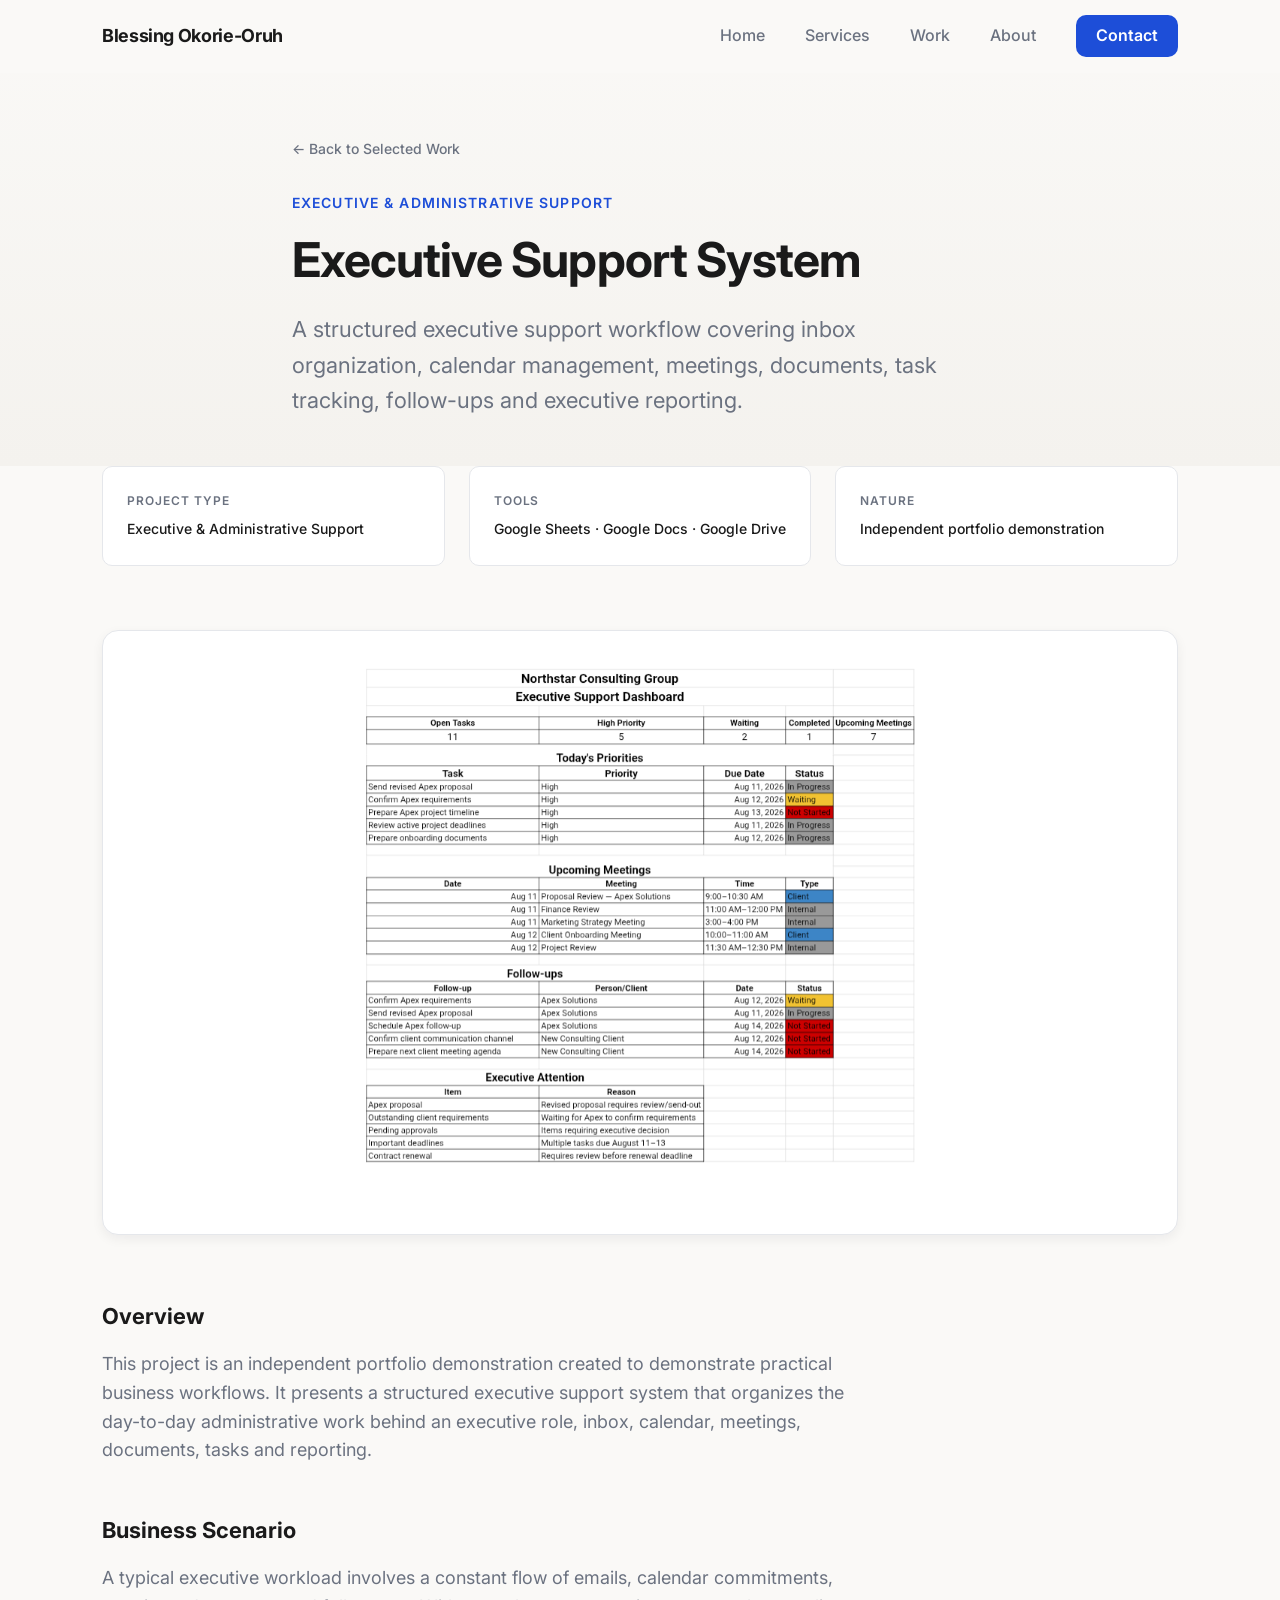
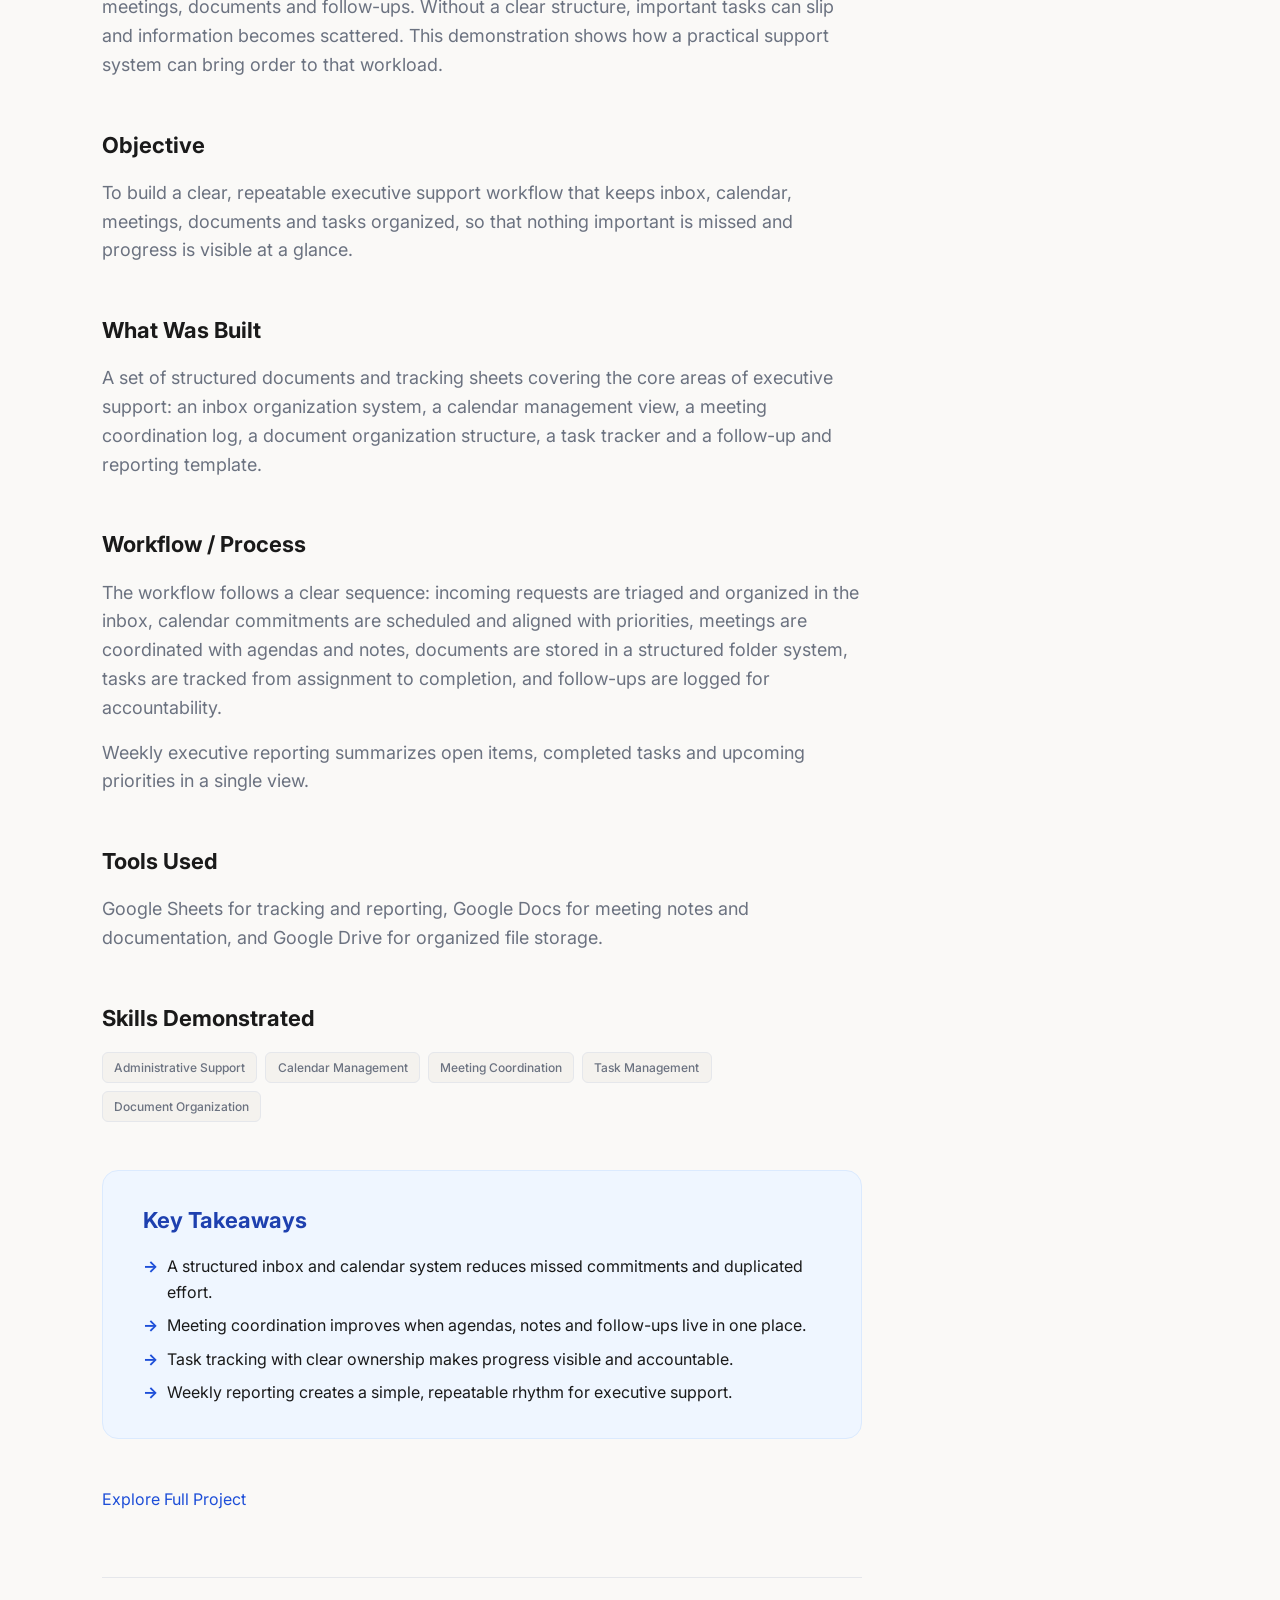
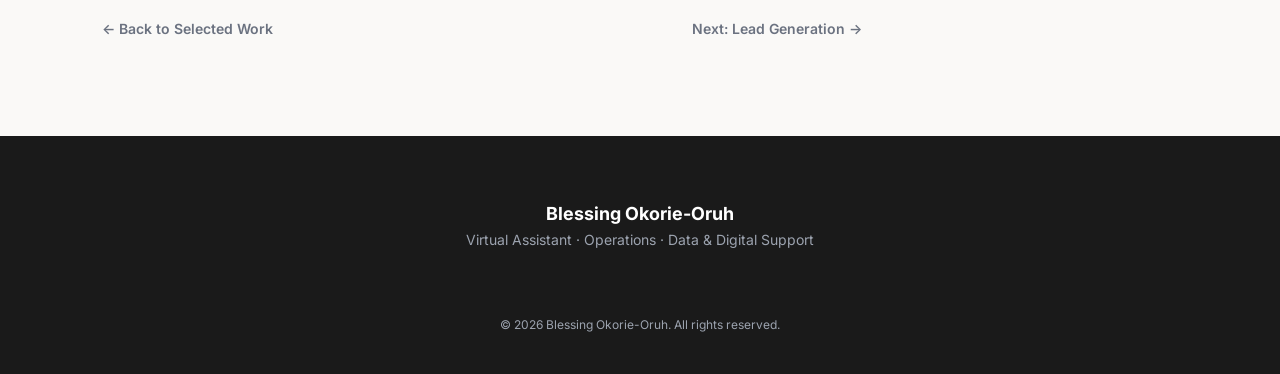
<file: case-studies/executive-support.html>
<!DOCTYPE html>
<html lang="en">
<head>
  <meta charset="UTF-8">
  <meta name="viewport" content="width=device-width, initial-scale=1.0">
  <title>Executive Support System | Blessing Okorie-Oruh</title>
  <meta name="description" content="Executive Support System — an independent portfolio demonstration of a structured executive support workflow.">
  <meta property="og:title" content="Executive Support System | Blessing Okorie-Oruh">
  <meta property="og:description" content="An independent portfolio demonstration of a structured executive support workflow.">
  <meta property="og:type" content="article">
  <link rel="preconnect" href="https://fonts.googleapis.com">
  <link rel="preconnect" href="https://fonts.gstatic.com" crossorigin>
  <link href="https://fonts.googleapis.com/css2?family=Inter:wght@400;500;600;700&display=swap" rel="stylesheet">
  <link rel="stylesheet" href="../style.css">
</head>
<body>
  <header class="nav" id="nav">
    <div class="container nav__inner">
      <a href="../index.html" class="nav__logo">Blessing Okorie-Oruh</a>
      <nav class="nav__links" id="navLinks" aria-label="Main navigation">
        <a href="../index.html" class="nav__link">Home</a>
        <a href="../index.html#services" class="nav__link">Services</a>
        <a href="../index.html#work" class="nav__link">Work</a>
        <a href="../index.html#about" class="nav__link">About</a>
        <a href="../index.html#contact" class="nav__contact">Contact</a>
      </nav>
      <button class="nav__toggle" id="navToggle" aria-label="Toggle navigation" aria-expanded="false" aria-controls="navLinks">
        <span></span><span></span><span></span>
      </button>
    </div>
  </header>

  <main>
    <section class="case-study-hero">
      <div class="container case-study-hero__inner">
        <a href="../index.html#work" class="case-study-back">← Back to Selected Work</a>
        <p class="case-study-hero__type">Executive & Administrative Support</p>
        <h1 class="case-study-hero__title">Executive Support System</h1>
        <p class="case-study-hero__overview">A structured executive support workflow covering inbox organization, calendar management, meetings, documents, task tracking, follow-ups and executive reporting.</p>
      </div>
    </section>

    <section class="case-study-body">
      <div class="container">
        <div class="case-study-meta">
          <div class="case-study-meta__item">
            <p class="case-study-meta__label">Project Type</p>
            <p class="case-study-meta__value">Executive & Administrative Support</p>
          </div>
          <div class="case-study-meta__item">
            <p class="case-study-meta__label">Tools</p>
            <p class="case-study-meta__value">Google Sheets · Google Docs · Google Drive</p>
          </div>
          <div class="case-study-meta__item">
            <p class="case-study-meta__label">Nature</p>
            <p class="case-study-meta__value">Independent portfolio demonstration</p>
          </div>
        </div>

        <div class="case-study-visual">
          <img src="../assets/images/project-01-executive-support-dashboard.png" alt="Executive Support System preview" onerror="this.parentElement.classList.add('case-study-visual--placeholder'); this.style.display='none';">
          <div class="project__placeholder">
            <span class="project__placeholder-label">PROJECT PREVIEW</span>
            <span class="project__placeholder-sub">Screenshot coming soon</span>
          </div>
        </div>

        <div class="case-study-content">
          <div class="case-study-section">
            <h2>Overview</h2>
            <p>This project is an independent portfolio demonstration created to demonstrate practical business workflows. It presents a structured executive support system that organizes the day-to-day administrative work behind an executive role, inbox, calendar, meetings, documents, tasks and reporting.</p>
          </div>

          <div class="case-study-section">
            <h2>Business Scenario</h2>
            <p>A typical executive workload involves a constant flow of emails, calendar commitments, meetings, documents and follow-ups. Without a clear structure, important tasks can slip and information becomes scattered. This demonstration shows how a practical support system can bring order to that workload.</p>
          </div>

          <div class="case-study-section">
            <h2>Objective</h2>
            <p>To build a clear, repeatable executive support workflow that keeps inbox, calendar, meetings, documents and tasks organized, so that nothing important is missed and progress is visible at a glance.</p>
          </div>

          <div class="case-study-section">
            <h2>What Was Built</h2>
            <p>A set of structured documents and tracking sheets covering the core areas of executive support: an inbox organization system, a calendar management view, a meeting coordination log, a document organization structure, a task tracker and a follow-up and reporting template.</p>
          </div>

          <div class="case-study-section">
            <h2>Workflow / Process</h2>
            <p>The workflow follows a clear sequence: incoming requests are triaged and organized in the inbox, calendar commitments are scheduled and aligned with priorities, meetings are coordinated with agendas and notes, documents are stored in a structured folder system, tasks are tracked from assignment to completion, and follow-ups are logged for accountability.</p>
            <p>Weekly executive reporting summarizes open items, completed tasks and upcoming priorities in a single view.</p>
          </div>

          <div class="case-study-section">
            <h2>Tools Used</h2>
            <p>Google Sheets for tracking and reporting, Google Docs for meeting notes and documentation, and Google Drive for organized file storage.</p>
          </div>

          <div class="case-study-section">
            <h2>Skills Demonstrated</h2>
            <div class="case-study-skills">
              <span class="tag">Administrative Support</span>
              <span class="tag">Calendar Management</span>
              <span class="tag">Meeting Coordination</span>
              <span class="tag">Task Management</span>
              <span class="tag">Document Organization</span>
            </div>
          </div>

          <!--<div class="case-study-section">
            <h2>Screenshots</h2>
            <p>Screenshots of the full system will be added here as they become available. No fabricated or stock images are used.</p>
          </div> -->

          <div class="case-study-section case-study-takeaways">
            <h2>Key Takeaways</h2>
            <ul>
              <li>A structured inbox and calendar system reduces missed commitments and duplicated effort.</li>
              <li>Meeting coordination improves when agendas, notes and follow-ups live in one place.</li>
              <li>Task tracking with clear ownership makes progress visible and accountable.</li>
              <li>Weekly reporting creates a simple, repeatable rhythm for executive support.</li>
            </ul>
          </div>

          <a href="https://drive.google.com/drive/folders/1mMDPsGduEePbUtwftYXQ8VAY1_hAq61h?usp=sharing" class="button button--primary" target="_blank" rel="noopener noreferrer">
            Explore Full Project
          </a>

          <nav class="case-study-nav">
            <a href="../index.html#work">← Back to Selected Work</a>
            <a href="lead-generation.html">Next: Lead Generation →</a>
          </nav>
        </div>
      </div>
    </section>
  </main>

  <footer class="footer">
    <div class="container footer__inner">
      <div class="footer__brand">
        <p class="footer__name">Blessing Okorie-Oruh</p>
        <p class="footer__role">Virtual Assistant · Operations · Data & Digital Support</p>
      </div>
      <nav class="footer__links" aria-label="Footer links">
        <!-- <a href="mailto:blessing.okorie.va@gmail.com">Email</a>
        <a href="https://github.com/blessing-okorie-va" target="_blank" rel="noopener">GitHub</a> 
        <a href="#" id="linkedinPlaceholder" aria-label="LinkedIn (coming soon)">LinkedIn</a> -->
      </nav>
      <p class="footer__copy">&copy; <span id="year"></span> Blessing Okorie-Oruh. All rights reserved.</p>
    </div>
  </footer>

  <script src="../script.js"></script>
</body>
</html>
</file>
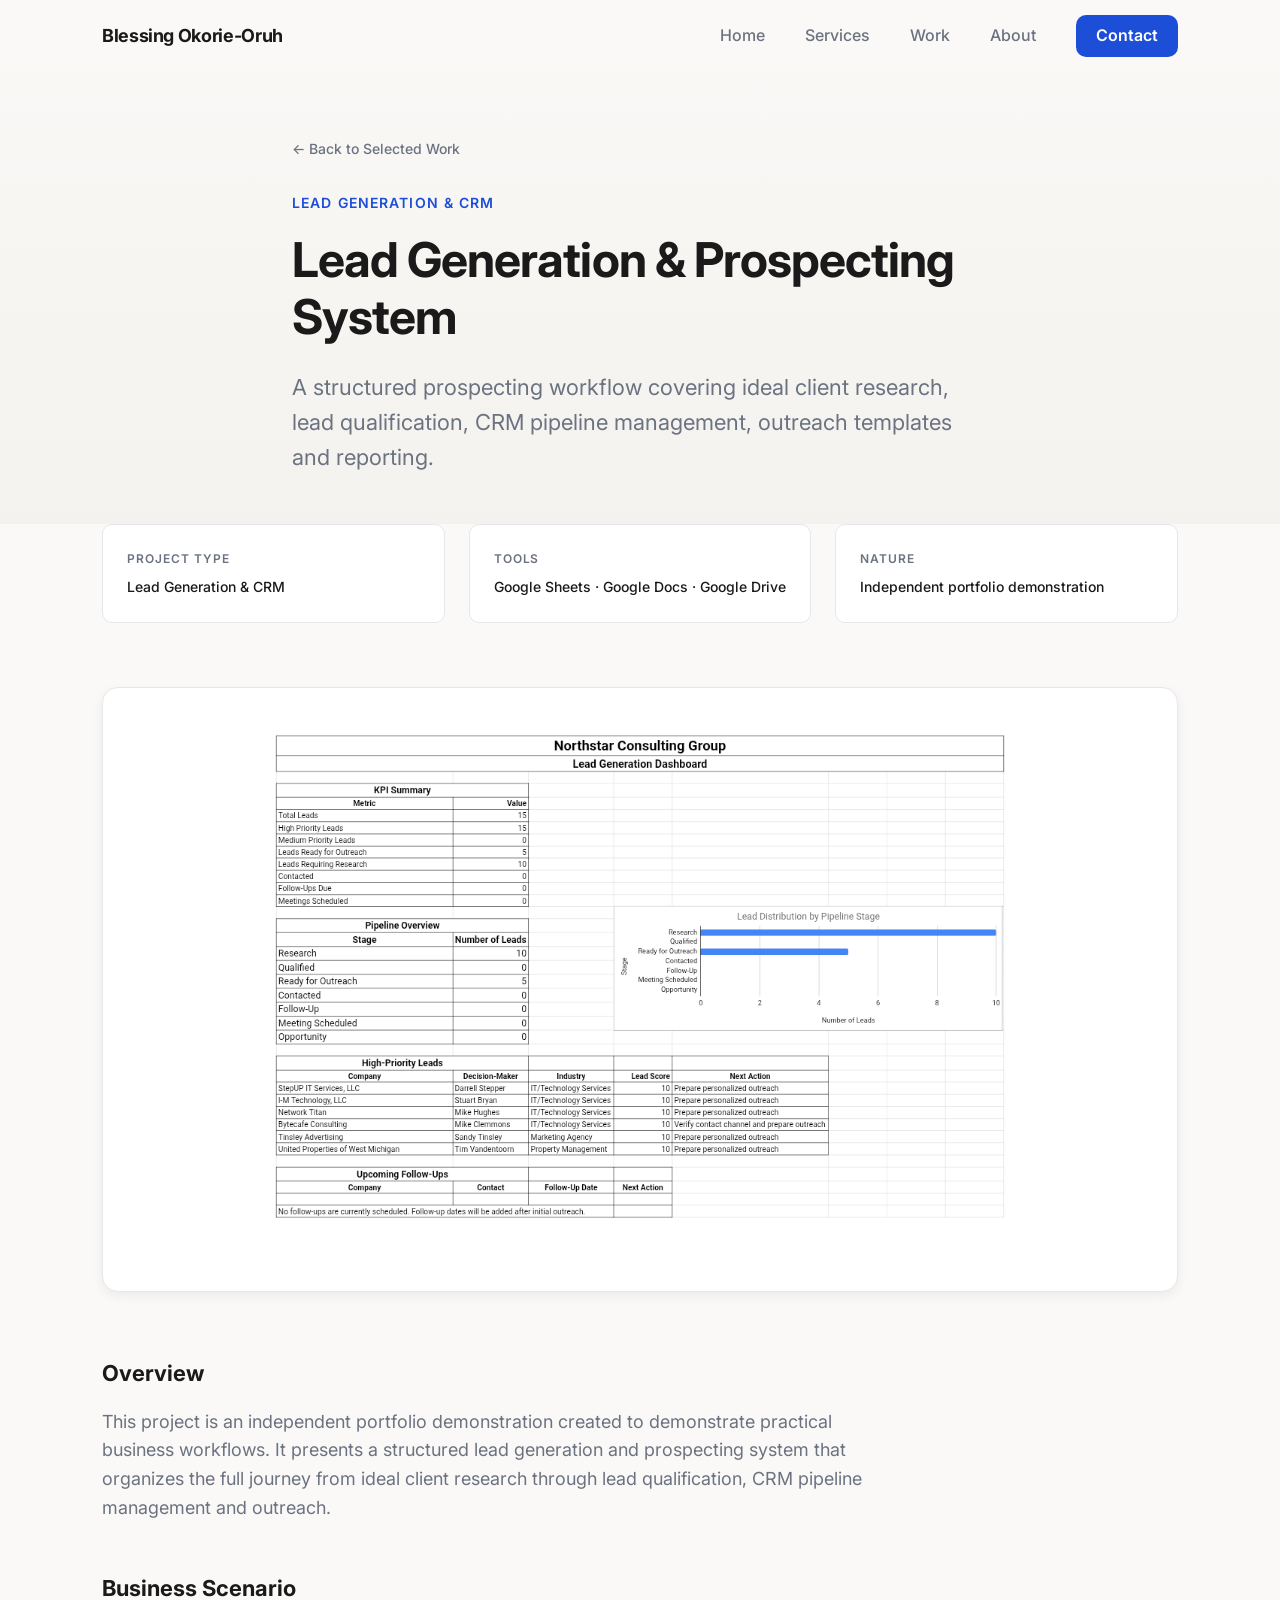
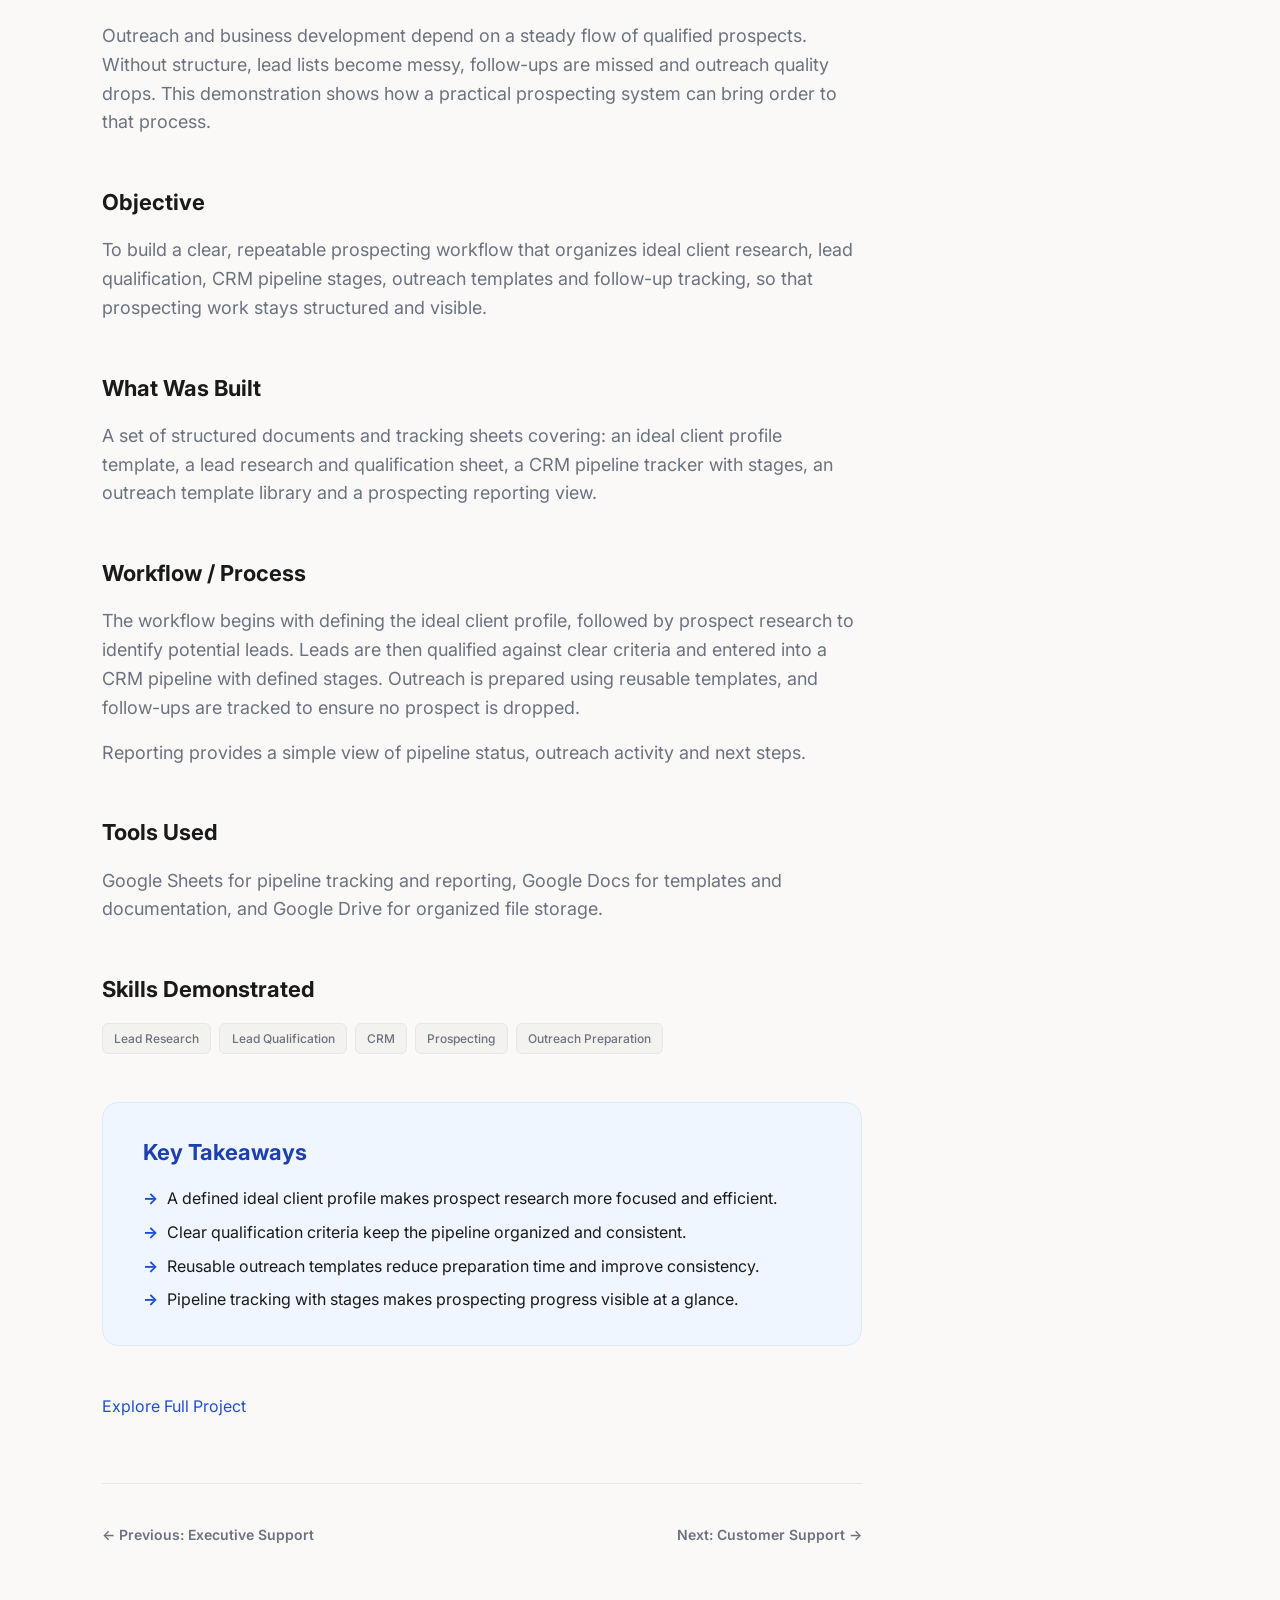
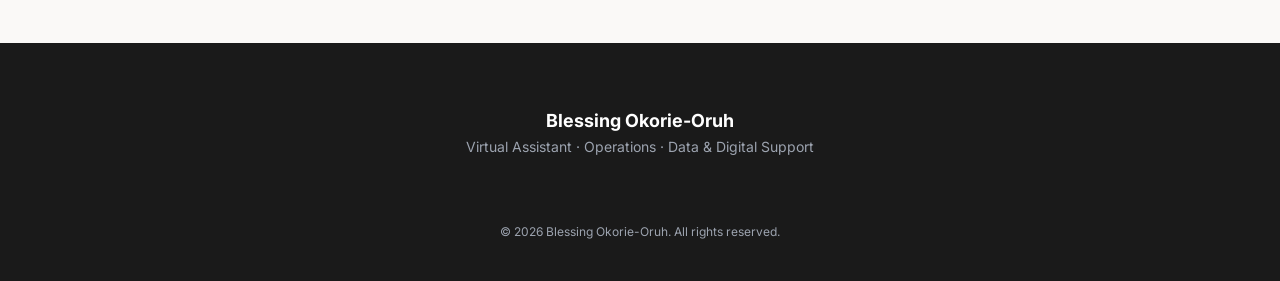
<file: case-studies/lead-generation.html>
<!DOCTYPE html>
<html lang="en">
<head>
  <meta charset="UTF-8">
  <meta name="viewport" content="width=device-width, initial-scale=1.0">
  <title>Lead Generation & Prospecting System | Blessing Okorie-Oruh</title>
  <meta name="description" content="Lead Generation & Prospecting System — an independent portfolio demonstration of a structured prospecting workflow.">
  <meta property="og:title" content="Lead Generation & Prospecting System | Blessing Okorie-Oruh">
  <meta property="og:description" content="An independent portfolio demonstration of a structured prospecting workflow.">
  <meta property="og:type" content="article">
  <link rel="preconnect" href="https://fonts.googleapis.com">
  <link rel="preconnect" href="https://fonts.gstatic.com" crossorigin>
  <link href="https://fonts.googleapis.com/css2?family=Inter:wght@400;500;600;700&display=swap" rel="stylesheet">
  <link rel="stylesheet" href="../style.css">
</head>
<body>
  <header class="nav" id="nav">
    <div class="container nav__inner">
      <a href="../index.html" class="nav__logo">Blessing Okorie-Oruh</a>
      <nav class="nav__links" id="navLinks" aria-label="Main navigation">
        <a href="../index.html" class="nav__link">Home</a>
        <a href="../index.html#services" class="nav__link">Services</a>
        <a href="../index.html#work" class="nav__link">Work</a>
        <a href="../index.html#about" class="nav__link">About</a>
        <a href="../index.html#contact" class="nav__contact">Contact</a>
      </nav>
      <button class="nav__toggle" id="navToggle" aria-label="Toggle navigation" aria-expanded="false" aria-controls="navLinks">
        <span></span><span></span><span></span>
      </button>
    </div>
  </header>

  <main>
    <section class="case-study-hero">
      <div class="container case-study-hero__inner">
        <a href="../index.html#work" class="case-study-back">← Back to Selected Work</a>
        <p class="case-study-hero__type">Lead Generation & CRM</p>
        <h1 class="case-study-hero__title">Lead Generation & Prospecting System</h1>
        <p class="case-study-hero__overview">A structured prospecting workflow covering ideal client research, lead qualification, CRM pipeline management, outreach templates and reporting.</p>
      </div>
    </section>

    <section class="case-study-body">
      <div class="container">
        <div class="case-study-meta">
          <div class="case-study-meta__item">
            <p class="case-study-meta__label">Project Type</p>
            <p class="case-study-meta__value">Lead Generation & CRM</p>
          </div>
          <div class="case-study-meta__item">
            <p class="case-study-meta__label">Tools</p>
            <p class="case-study-meta__value">Google Sheets · Google Docs · Google Drive</p>
          </div>
          <div class="case-study-meta__item">
            <p class="case-study-meta__label">Nature</p>
            <p class="case-study-meta__value">Independent portfolio demonstration</p>
          </div>
        </div>

        <div class="case-study-visual">
          <img src="../assets/images/project-02-lead-generation-dashboard.png" alt="Lead Generation & Prospecting System preview" onerror="this.parentElement.classList.add('case-study-visual--placeholder'); this.style.display='none';">
          <div class="project__placeholder">
            <span class="project__placeholder-label">PROJECT PREVIEW</span>
            <span class="project__placeholder-sub">Screenshot coming soon</span>
          </div>
        </div>

        <div class="case-study-content">
          <div class="case-study-section">
            <h2>Overview</h2>
            <p>This project is an independent portfolio demonstration created to demonstrate practical business workflows. It presents a structured lead generation and prospecting system that organizes the full journey from ideal client research through lead qualification, CRM pipeline management and outreach.</p>
          </div>

          <div class="case-study-section">
            <h2>Business Scenario</h2>
            <p>Outreach and business development depend on a steady flow of qualified prospects. Without structure, lead lists become messy, follow-ups are missed and outreach quality drops. This demonstration shows how a practical prospecting system can bring order to that process.</p>
          </div>

          <div class="case-study-section">
            <h2>Objective</h2>
            <p>To build a clear, repeatable prospecting workflow that organizes ideal client research, lead qualification, CRM pipeline stages, outreach templates and follow-up tracking, so that prospecting work stays structured and visible.</p>
          </div>

          <div class="case-study-section">
            <h2>What Was Built</h2>
            <p>A set of structured documents and tracking sheets covering: an ideal client profile template, a lead research and qualification sheet, a CRM pipeline tracker with stages, an outreach template library and a prospecting reporting view.</p>
          </div>

          <div class="case-study-section">
            <h2>Workflow / Process</h2>
            <p>The workflow begins with defining the ideal client profile, followed by prospect research to identify potential leads. Leads are then qualified against clear criteria and entered into a CRM pipeline with defined stages. Outreach is prepared using reusable templates, and follow-ups are tracked to ensure no prospect is dropped.</p>
            <p>Reporting provides a simple view of pipeline status, outreach activity and next steps.</p>
          </div>

          <div class="case-study-section">
            <h2>Tools Used</h2>
            <p>Google Sheets for pipeline tracking and reporting, Google Docs for templates and documentation, and Google Drive for organized file storage.</p>
          </div>

          <div class="case-study-section">
            <h2>Skills Demonstrated</h2>
            <div class="case-study-skills">
              <span class="tag">Lead Research</span>
              <span class="tag">Lead Qualification</span>
              <span class="tag">CRM</span>
              <span class="tag">Prospecting</span>
              <span class="tag">Outreach Preparation</span>
            </div>
          </div>

          <!--<div class="case-study-section">
            <h2>Screenshots</h2>
            <p>Screenshots of the full system will be added here as they become available. No fabricated or stock images are used.</p>
          </div> -->

          <div class="case-study-section case-study-takeaways">
            <h2>Key Takeaways</h2>
            <ul>
              <li>A defined ideal client profile makes prospect research more focused and efficient.</li>
              <li>Clear qualification criteria keep the pipeline organized and consistent.</li>
              <li>Reusable outreach templates reduce preparation time and improve consistency.</li>
              <li>Pipeline tracking with stages makes prospecting progress visible at a glance.</li>
            </ul>
          </div>

           <a href="https://drive.google.com/drive/folders/1WIG-x234FRJPEHrBtoVl_pnuREZtp73w?usp=sharing" class="button button--primary" target="_blank" rel="noopener noreferrer">
            Explore Full Project
          </a>

          <nav class="case-study-nav">
            <a href="executive-support.html">← Previous: Executive Support</a>
            <a href="customer-support.html">Next: Customer Support →</a>
          </nav>
        </div>
      </div>
    </section>
  </main>

  <footer class="footer">
    <div class="container footer__inner">
      <div class="footer__brand">
        <p class="footer__name">Blessing Okorie-Oruh</p>
        <p class="footer__role">Virtual Assistant · Operations · Data & Digital Support</p>
      </div>
      <nav class="footer__links" aria-label="Footer links">
        <!-- <a href="mailto:blessing.okorie.va@gmail.com">Email</a>
        <a href="https://github.com/blessing-okorie-va" target="_blank" rel="noopener">GitHub</a> 
        <a href="#" id="linkedinPlaceholder" aria-label="LinkedIn (coming soon)">LinkedIn</a> -->
      </nav>
      <p class="footer__copy">&copy; <span id="year"></span> Blessing Okorie-Oruh. All rights reserved.</p>
    </div>
  </footer>

  <script src="../script.js"></script>
</body>
</html>
</file>
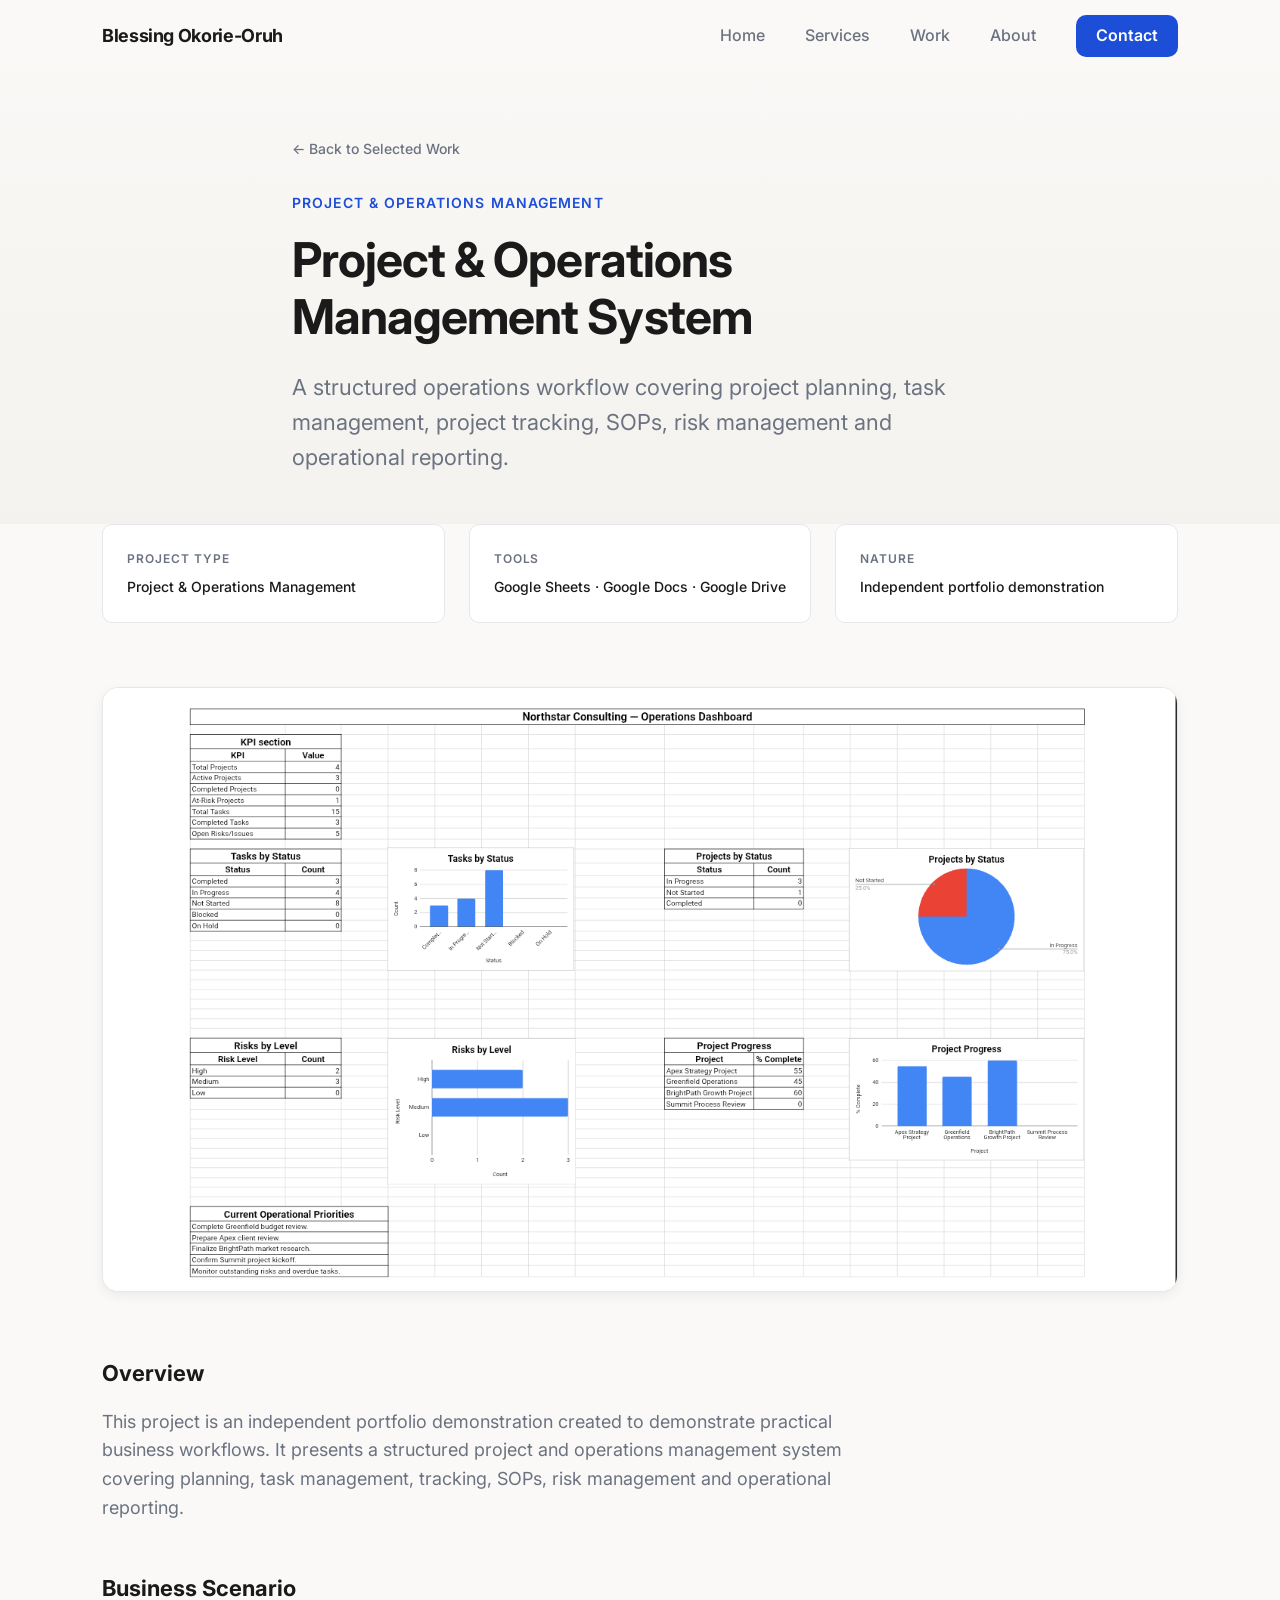
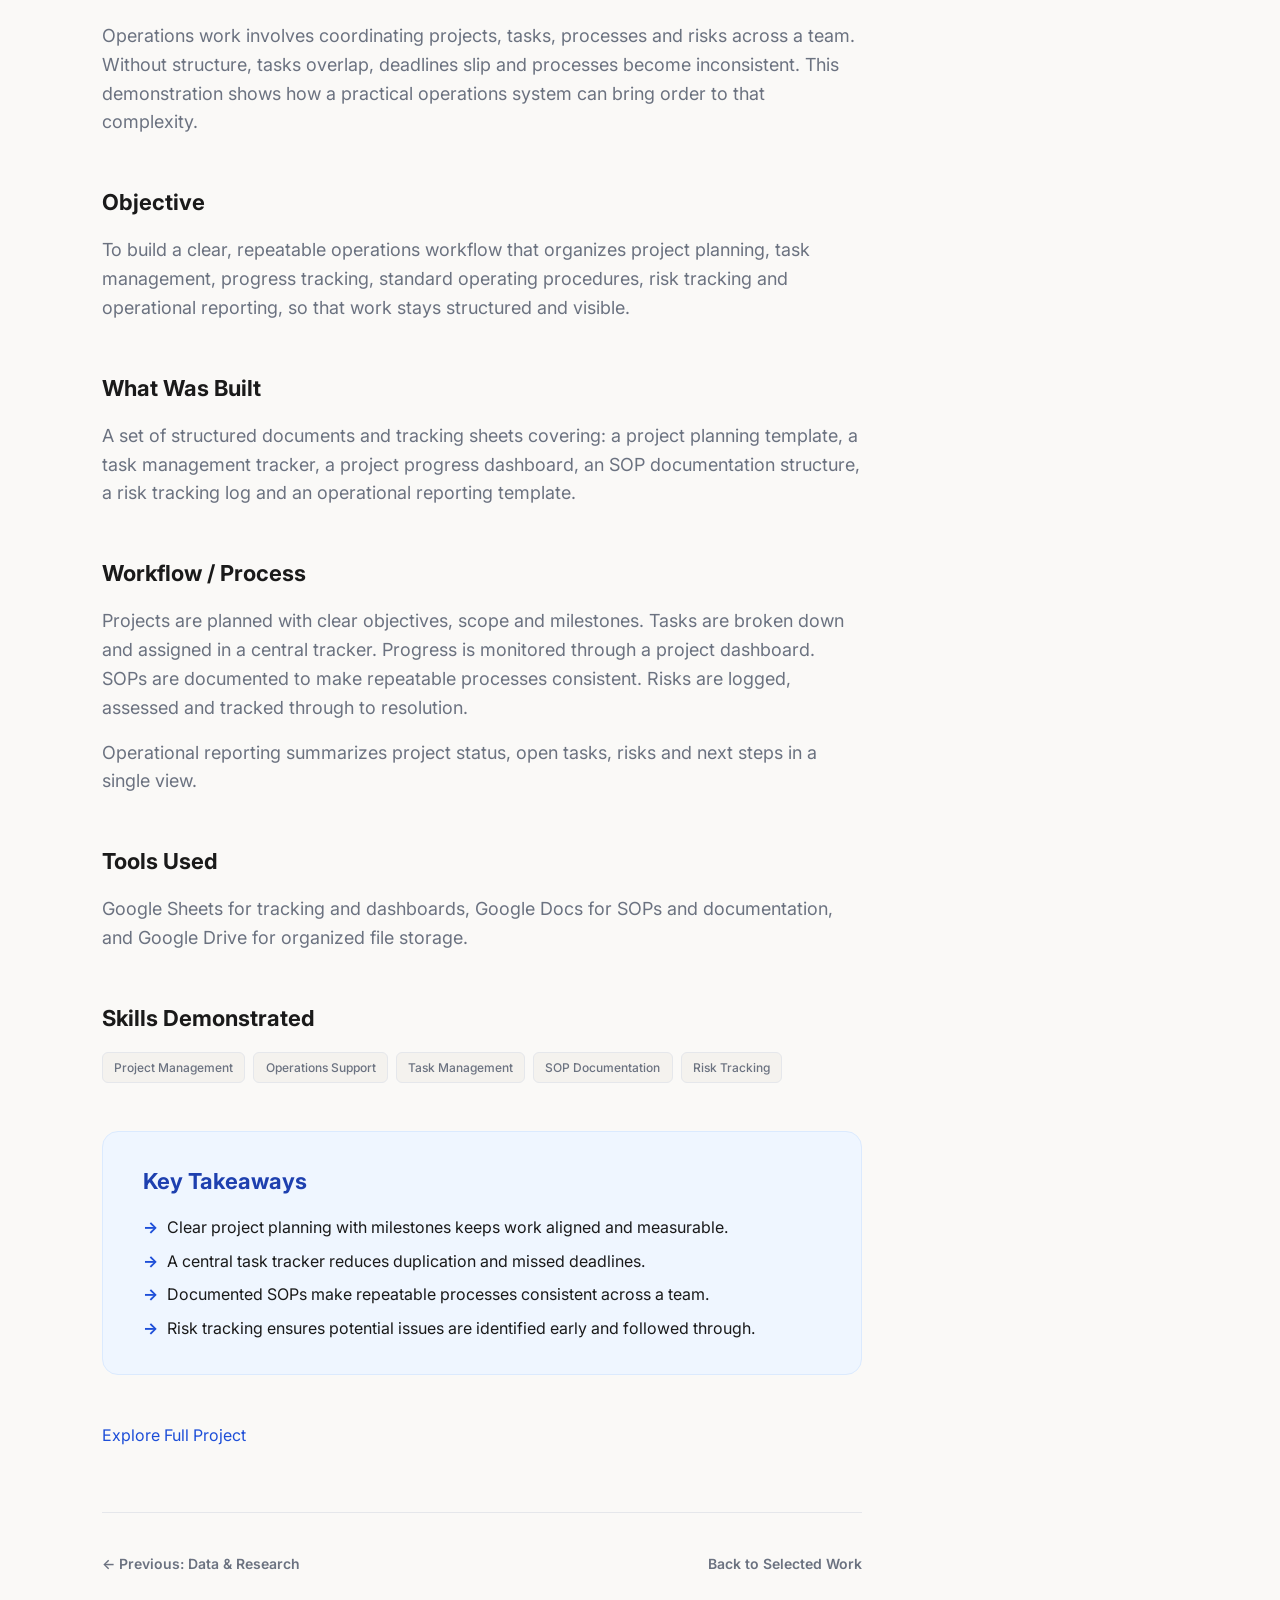
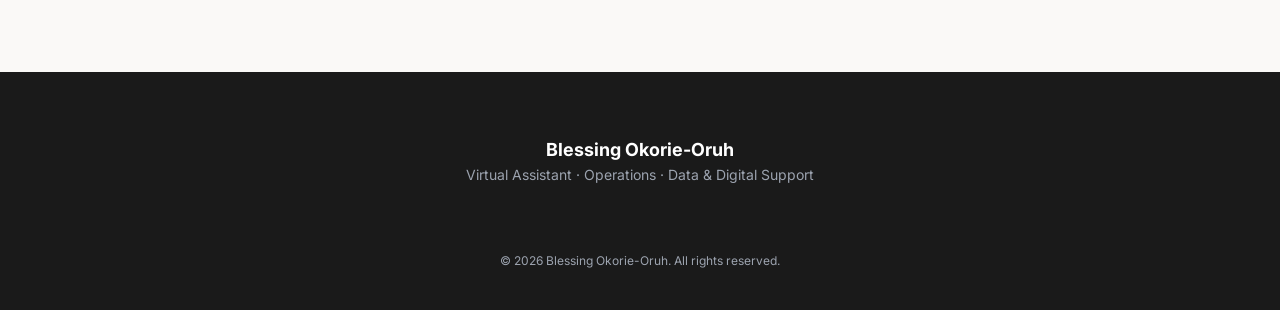
<file: case-studies/project-operations.html>
<!DOCTYPE html>
<html lang="en">
<head>
  <meta charset="UTF-8">
  <meta name="viewport" content="width=device-width, initial-scale=1.0">
  <title>Project & Operations Management System | Blessing Okorie-Oruh</title>
  <meta name="description" content="Project & Operations Management System — an independent portfolio demonstration of a structured operations workflow.">
  <meta property="og:title" content="Project & Operations Management System | Blessing Okorie-Oruh">
  <meta property="og:description" content="An independent portfolio demonstration of a structured operations workflow.">
  <meta property="og:type" content="article">
  <link rel="preconnect" href="https://fonts.googleapis.com">
  <link rel="preconnect" href="https://fonts.gstatic.com" crossorigin>
  <link href="https://fonts.googleapis.com/css2?family=Inter:wght@400;500;600;700&display=swap" rel="stylesheet">
  <link rel="stylesheet" href="../style.css">
</head>
<body>
  <header class="nav" id="nav">
    <div class="container nav__inner">
      <a href="../index.html" class="nav__logo">Blessing Okorie-Oruh</a>
      <nav class="nav__links" id="navLinks" aria-label="Main navigation">
        <a href="../index.html" class="nav__link">Home</a>
        <a href="../index.html#services" class="nav__link">Services</a>
        <a href="../index.html#work" class="nav__link">Work</a>
        <a href="../index.html#about" class="nav__link">About</a>
        <a href="../index.html#contact" class="nav__contact">Contact</a>
      </nav>
      <button class="nav__toggle" id="navToggle" aria-label="Toggle navigation" aria-expanded="false" aria-controls="navLinks">
        <span></span><span></span><span></span>
      </button>
    </div>
  </header>

  <main>
    <section class="case-study-hero">
      <div class="container case-study-hero__inner">
        <a href="../index.html#work" class="case-study-back">← Back to Selected Work</a>
        <p class="case-study-hero__type">Project & Operations Management</p>
        <h1 class="case-study-hero__title">Project & Operations Management System</h1>
        <p class="case-study-hero__overview">A structured operations workflow covering project planning, task management, project tracking, SOPs, risk management and operational reporting.</p>
      </div>
    </section>

    <section class="case-study-body">
      <div class="container">
        <div class="case-study-meta">
          <div class="case-study-meta__item">
            <p class="case-study-meta__label">Project Type</p>
            <p class="case-study-meta__value">Project & Operations Management</p>
          </div>
          <div class="case-study-meta__item">
            <p class="case-study-meta__label">Tools</p>
            <p class="case-study-meta__value">Google Sheets · Google Docs · Google Drive</p>
          </div>
          <div class="case-study-meta__item">
            <p class="case-study-meta__label">Nature</p>
            <p class="case-study-meta__value">Independent portfolio demonstration</p>
          </div>
        </div>

        <div class="case-study-visual">
          <img src="../assets/images/project-05-project-operations-dashboard.png" alt="Project & Operations Management System preview" onerror="this.parentElement.classList.add('case-study-visual--placeholder'); this.style.display='none';">
          <div class="project__placeholder">
            <span class="project__placeholder-label">PROJECT PREVIEW</span>
            <span class="project__placeholder-sub">Screenshot coming soon</span>
          </div>
        </div>

        <div class="case-study-content">
          <div class="case-study-section">
            <h2>Overview</h2>
            <p>This project is an independent portfolio demonstration created to demonstrate practical business workflows. It presents a structured project and operations management system covering planning, task management, tracking, SOPs, risk management and operational reporting.</p>
          </div>

          <div class="case-study-section">
            <h2>Business Scenario</h2>
            <p>Operations work involves coordinating projects, tasks, processes and risks across a team. Without structure, tasks overlap, deadlines slip and processes become inconsistent. This demonstration shows how a practical operations system can bring order to that complexity.</p>
          </div>

          <div class="case-study-section">
            <h2>Objective</h2>
            <p>To build a clear, repeatable operations workflow that organizes project planning, task management, progress tracking, standard operating procedures, risk tracking and operational reporting, so that work stays structured and visible.</p>
          </div>

          <div class="case-study-section">
            <h2>What Was Built</h2>
            <p>A set of structured documents and tracking sheets covering: a project planning template, a task management tracker, a project progress dashboard, an SOP documentation structure, a risk tracking log and an operational reporting template.</p>
          </div>

          <div class="case-study-section">
            <h2>Workflow / Process</h2>
            <p>Projects are planned with clear objectives, scope and milestones. Tasks are broken down and assigned in a central tracker. Progress is monitored through a project dashboard. SOPs are documented to make repeatable processes consistent. Risks are logged, assessed and tracked through to resolution.</p>
            <p>Operational reporting summarizes project status, open tasks, risks and next steps in a single view.</p>
          </div>

          <div class="case-study-section">
            <h2>Tools Used</h2>
            <p>Google Sheets for tracking and dashboards, Google Docs for SOPs and documentation, and Google Drive for organized file storage.</p>
          </div>

          <div class="case-study-section">
            <h2>Skills Demonstrated</h2>
            <div class="case-study-skills">
              <span class="tag">Project Management</span>
              <span class="tag">Operations Support</span>
              <span class="tag">Task Management</span>
              <span class="tag">SOP Documentation</span>
              <span class="tag">Risk Tracking</span>
            </div>
          </div>

         <!-- <div class="case-study-section">
            <h2>Screenshots</h2>
            <p>Screenshots of the full system will be added here as they become available. No fabricated or stock images are used.</p>
          </div> -->

          <div class="case-study-section case-study-takeaways">
            <h2>Key Takeaways</h2>
            <ul>
              <li>Clear project planning with milestones keeps work aligned and measurable.</li>
              <li>A central task tracker reduces duplication and missed deadlines.</li>
              <li>Documented SOPs make repeatable processes consistent across a team.</li>
              <li>Risk tracking ensures potential issues are identified early and followed through.</li>
            </ul>
          </div>

          <a href="https://drive.google.com/drive/folders/1fsrMr5YeFRzpiPjcZm4iWSTmlhQQyUPZ?usp=sharing" class="button button--primary" target="_blank" rel="noopener noreferrer">
            Explore Full Project
          </a>

          <nav class="case-study-nav">
            <a href="data-research.html">← Previous: Data & Research</a>
            <a href="../index.html#work">Back to Selected Work</a>
          </nav>
        </div>
      </div>
    </section>
  </main>

  <footer class="footer">
    <div class="container footer__inner">
      <div class="footer__brand">
        <p class="footer__name">Blessing Okorie-Oruh</p>
        <p class="footer__role">Virtual Assistant · Operations · Data & Digital Support</p>
      </div>
      <nav class="footer__links" aria-label="Footer links">
        <!-- <a href="mailto:blessing.okorie.va@gmail.com">Email</a>
        <a href="https://github.com/blessing-okorie-va" target="_blank" rel="noopener">GitHub</a> 
        <a href="#" id="linkedinPlaceholder" aria-label="LinkedIn (coming soon)">LinkedIn</a> -->
      </nav>
      <p class="footer__copy">&copy; <span id="year"></span> Blessing Okorie-Oruh. All rights reserved.</p>
    </div>
  </footer>

  <script src="../script.js"></script>
</body>
</html>
</file>
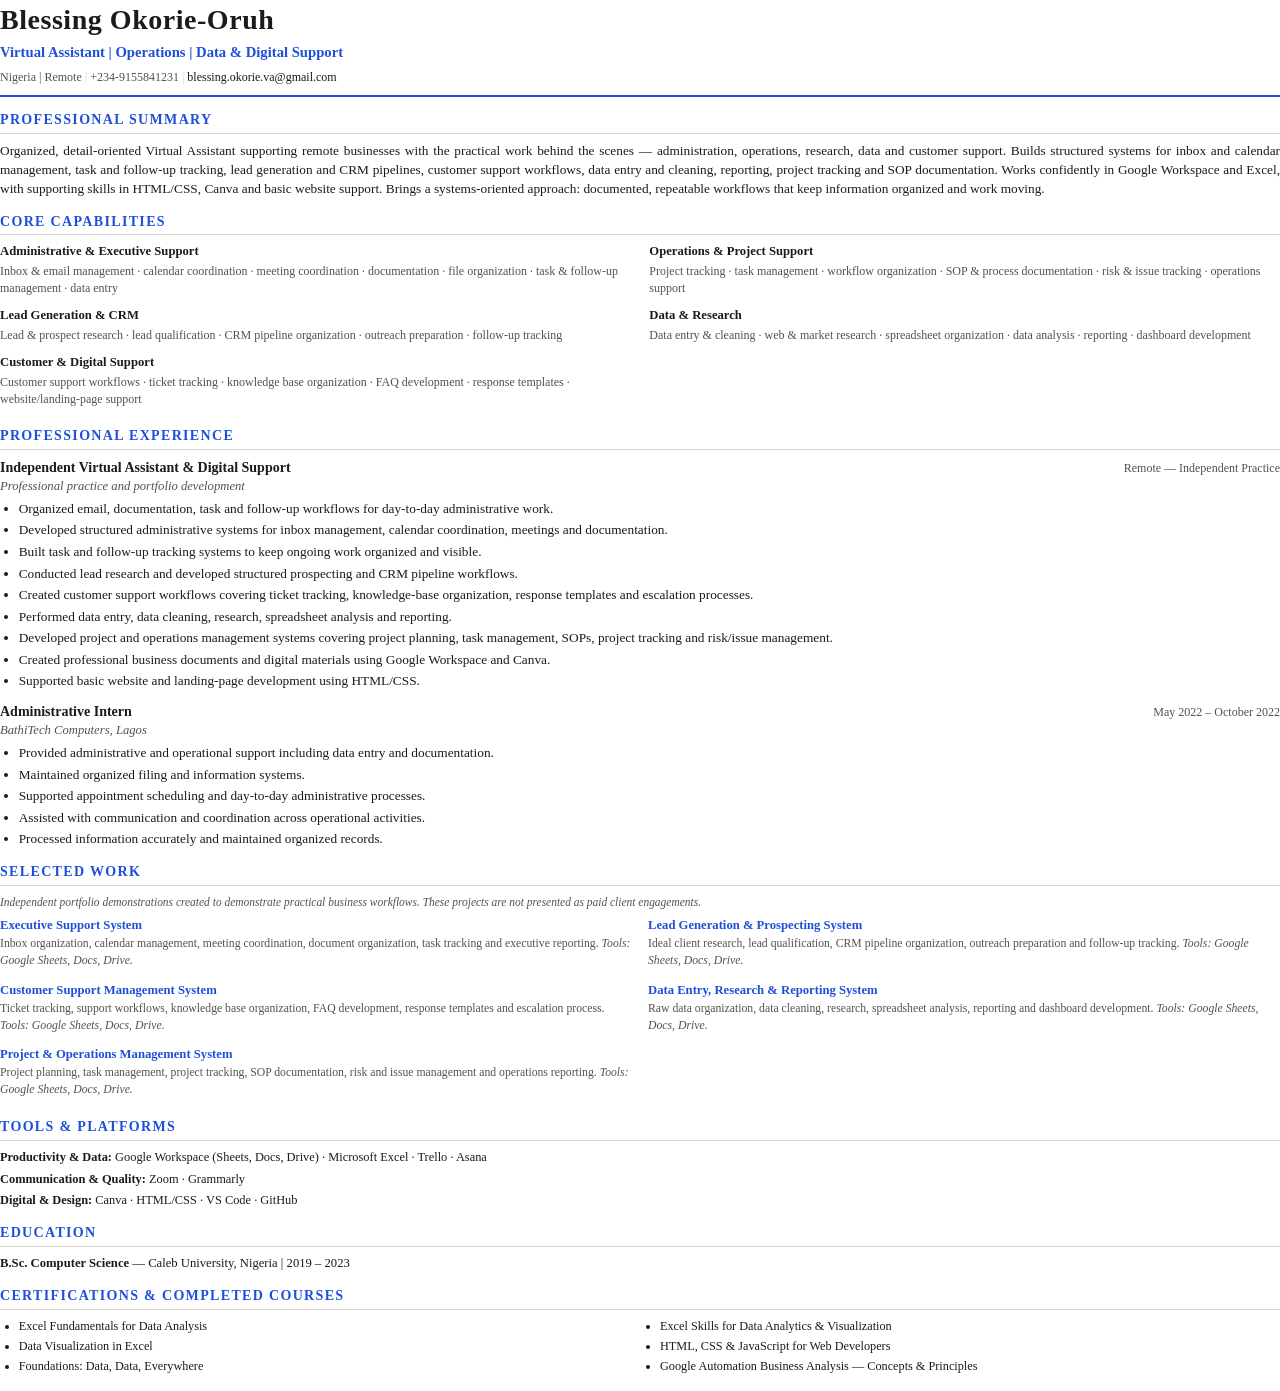
<file: resume/resume-source.html>
<!DOCTYPE html>
<html lang="en">
<head>
<meta charset="UTF-8">
<title>Blessing Okorie-Oruh — Resume</title>
<style>
  @page { size: A4; margin: 14mm 15mm; }
  * { box-sizing: border-box; margin: 0; padding: 0; }
  :root {
    --accent: #1e4fd8;
    --text: #1c1b1a;
    --muted: #55524d;
    --line: #d8d5cf;
  }
  body {
    font-family: Georgia, "Times New Roman", serif;
    color: var(--text);
    font-size: 10pt;
    line-height: 1.42;
  }
  /* ---------- Header ---------- */
  .header { border-bottom: 2.5px solid var(--accent); padding-bottom: 7pt; margin-bottom: 10pt; }
  .name { font-size: 21pt; font-weight: bold; letter-spacing: 0.4pt; }
  .title { font-size: 11pt; color: var(--accent); font-weight: bold; margin: 2pt 0 4pt; }
  .contact { font-size: 9pt; color: var(--muted); }
  .contact span + span::before { content: "  |  "; color: var(--line); }
  .contact a { color: var(--text); text-decoration: none; }
  /* ---------- Sections ---------- */
  section { margin-bottom: 10pt; }
  h2 {
    font-size: 10.5pt; text-transform: uppercase; letter-spacing: 1pt;
    color: var(--accent); border-bottom: 1px solid var(--line);
    padding-bottom: 2pt; margin-bottom: 6pt;
  }
  p.summary { text-align: justify; }
  /* ---------- Capability groups ---------- */
  .caps { display: flex; flex-wrap: wrap; gap: 4pt 14pt; }
  .cap-group { width: calc(50% - 7pt); margin-bottom: 4pt; }
  .cap-group h3 { font-size: 9.5pt; margin-bottom: 1pt; }
  .cap-group p { font-size: 9pt; color: var(--muted); }
  /* ---------- Experience ---------- */
  .job { margin-bottom: 8pt; }
  .job-head { display: flex; justify-content: space-between; align-items: baseline; }
  .job-title { font-size: 10.5pt; font-weight: bold; }
  .job-dates { font-size: 9pt; color: var(--muted); white-space: nowrap; }
  .job-org { font-size: 9.5pt; color: var(--muted); font-style: italic; margin-bottom: 3pt; }
  ul { margin: 2pt 0 0 14pt; }
  li { margin-bottom: 2pt; }
  /* ---------- Work samples ---------- */
  .work-grid { display: flex; flex-wrap: wrap; gap: 5pt 12pt; }
  .work-item { width: calc(50% - 6pt); margin-bottom: 4pt; }
  .work-item h3 { font-size: 9.5pt; color: var(--accent); margin-bottom: 1pt; }
  .work-item p { font-size: 8.8pt; color: var(--muted); }
  .note { font-size: 8.6pt; color: var(--muted); font-style: italic; margin-bottom: 5pt; }
  /* ---------- Tools / education ---------- */
  .tools p { margin-bottom: 3pt; font-size: 9.3pt; }
  .edu-line { font-size: 9.5pt; }
  .cert-cols { column-count: 2; column-gap: 16pt; }
  .cert-cols li { break-inside: avoid; font-size: 9.2pt; }
  a { color: var(--text); text-decoration: none; }
</style>
</head>
<body>

<!-- ================= HEADER ================= -->
<header class="header">
  <div class="name">Blessing Okorie-Oruh</div>
  <div class="title">Virtual Assistant&nbsp;|&nbsp;Operations&nbsp;|&nbsp;Data &amp; Digital Support</div>
  <div class="contact">
    <span>Nigeria | Remote</span>
    <span>+234-9155841231</span>
    <span><a href="mailto:blessing.okorie.va@gmail.com">blessing.okorie.va@gmail.com</a></span>
    <!--<span>Portfolio: [PORTFOLIO URL]</span>
    <span><a href="https://github.com/blessing-okorie-va">github.com/blessing-okorie-va</a></span> -->
  </div>
</header>

<!-- ================= SUMMARY ================= -->
<section>
  <h2>Professional Summary</h2>
  <p class="summary">Organized, detail-oriented Virtual Assistant supporting remote businesses with the practical work behind the scenes — administration, operations, research, data and customer support. Builds structured systems for inbox and calendar management, task and follow-up tracking, lead generation and CRM pipelines, customer support workflows, data entry and cleaning, reporting, project tracking and SOP documentation. Works confidently in Google Workspace and Excel, with supporting skills in HTML/CSS, Canva and basic website support. Brings a systems-oriented approach: documented, repeatable workflows that keep information organized and work moving.</p>
</section>

<!-- ================= CORE CAPABILITIES ================= -->
<section>
  <h2>Core Capabilities</h2>
  <div class="caps">
    <div class="cap-group"><h3>Administrative &amp; Executive Support</h3>
      <p>Inbox &amp; email management · calendar coordination · meeting coordination · documentation · file organization · task &amp; follow-up management · data entry</p></div>
    <div class="cap-group"><h3>Operations &amp; Project Support</h3>
      <p>Project tracking · task management · workflow organization · SOP &amp; process documentation · risk &amp; issue tracking · operations support</p></div>
    <div class="cap-group"><h3>Lead Generation &amp; CRM</h3>
      <p>Lead &amp; prospect research · lead qualification · CRM pipeline organization · outreach preparation · follow-up tracking</p></div>
    <div class="cap-group"><h3>Data &amp; Research</h3>
      <p>Data entry &amp; cleaning · web &amp; market research · spreadsheet organization · data analysis · reporting · dashboard development</p></div>
    <div class="cap-group"><h3>Customer &amp; Digital Support</h3>
      <p>Customer support workflows · ticket tracking · knowledge base organization · FAQ development · response templates · website/landing-page support</p></div>
  </div>
</section>

<!-- ================= EXPERIENCE ================= -->
<section>
  <h2>Professional Experience</h2>

  <div class="job">
    <div class="job-head">
      <span class="job-title">Independent Virtual Assistant &amp; Digital Support</span>
      <span class="job-dates">Remote — Independent Practice</span>
    </div>
    <div class="job-org">Professional practice and portfolio development</div>
    <ul>
      <li>Organized email, documentation, task and follow-up workflows for day-to-day administrative work.</li>
      <li>Developed structured administrative systems for inbox management, calendar coordination, meetings and documentation.</li>
      <li>Built task and follow-up tracking systems to keep ongoing work organized and visible.</li>
      <li>Conducted lead research and developed structured prospecting and CRM pipeline workflows.</li>
      <li>Created customer support workflows covering ticket tracking, knowledge-base organization, response templates and escalation processes.</li>
      <li>Performed data entry, data cleaning, research, spreadsheet analysis and reporting.</li>
      <li>Developed project and operations management systems covering project planning, task management, SOPs, project tracking and risk/issue management.</li>
      <li>Created professional business documents and digital materials using Google Workspace and Canva.</li>
      <li>Supported basic website and landing-page development using HTML/CSS.</li>
    </ul>
  </div>

  <div class="job">
    <div class="job-head">
      <span class="job-title">Administrative Intern</span>
      <span class="job-dates">May 2022 – October 2022</span>
    </div>
    <div class="job-org">BathiTech Computers, Lagos</div>
    <ul>
      <li>Provided administrative and operational support including data entry and documentation.</li>
      <li>Maintained organized filing and information systems.</li>
      <li>Supported appointment scheduling and day-to-day administrative processes.</li>
      <li>Assisted with communication and coordination across operational activities.</li>
      <li>Processed information accurately and maintained organized records.</li>
    </ul>
  </div>
</section>

<!-- ================= SELECTED WORK ================= -->
<section>
  <h2>Selected Work</h2>
  <p class="note">Independent portfolio demonstrations created to demonstrate practical business workflows. These projects are not presented as paid client engagements.</p>
  <div class="work-grid">
    <div class="work-item"><h3>Executive Support System</h3>
      <p>Inbox organization, calendar management, meeting coordination, document organization, task tracking and executive reporting. <em>Tools: Google Sheets, Docs, Drive.</em></p></div>
    <div class="work-item"><h3>Lead Generation &amp; Prospecting System</h3>
      <p>Ideal client research, lead qualification, CRM pipeline organization, outreach preparation and follow-up tracking. <em>Tools: Google Sheets, Docs, Drive.</em></p></div>
    <div class="work-item"><h3>Customer Support Management System</h3>
      <p>Ticket tracking, support workflows, knowledge base organization, FAQ development, response templates and escalation process. <em>Tools: Google Sheets, Docs, Drive.</em></p></div>
    <div class="work-item"><h3>Data Entry, Research &amp; Reporting System</h3>
      <p>Raw data organization, data cleaning, research, spreadsheet analysis, reporting and dashboard development. <em>Tools: Google Sheets, Docs, Drive.</em></p></div>
    <div class="work-item"><h3>Project &amp; Operations Management System</h3>
      <p>Project planning, task management, project tracking, SOP documentation, risk and issue management and operations reporting. <em>Tools: Google Sheets, Docs, Drive.</em></p></div>
  </div>
</section>

<!-- ================= TOOLS ================= -->
<section>
  <h2>Tools &amp; Platforms</h2>
  <div class="tools">
    <p><strong>Productivity &amp; Data:</strong> Google Workspace (Sheets, Docs, Drive) · Microsoft Excel · Trello · Asana</p>
    <p><strong>Communication &amp; Quality:</strong> Zoom · Grammarly</p>
    <p><strong>Digital &amp; Design:</strong> Canva · HTML/CSS · VS Code · GitHub</p>
  </div>
</section>

<!-- ================= EDUCATION ================= -->
<section>
  <h2>Education</h2>
  <p class="edu-line"><strong>B.Sc. Computer Science</strong> — Caleb University, Nigeria | 2019 – 2023</p>
</section>

<!-- ================= CERTIFICATIONS ================= -->
<section>
  <h2>Certifications &amp; Completed Courses</h2>
  <ul class="cert-cols">
    <li>Excel Fundamentals for Data Analysis</li>
    <li>Data Visualization in Excel</li>
    <li>Foundations: Data, Data, Everywhere</li>
    <li>Excel Skills for Data Analytics &amp; Visualization</li>
    <li>HTML, CSS &amp; JavaScript for Web Developers</li>
    <li>Google Automation Business Analysis — Concepts &amp; Principles</li>
  </ul>
</section>

</body>
</html>
</file>
<file: style.css>
/* ===========================
   Design Tokens
   =========================== */
:root {
  /* Colors */
  --color-primary: #1d4ed8;
  --color-primary-dark: #1e40af;
  --color-primary-light: #2563eb;
  --color-primary-tint: #eff6ff;

  --color-bg: #faf9f7;
  --color-bg-alt: #f4f2ee;
  --color-surface: #ffffff;
  --color-border: #e5e7eb;
  --color-border-light: #f0f0ec;

  --color-text: #1a1a1a;
  --color-text-muted: #6b7280;
  --color-text-light: #9ca3af;

  --color-footer-bg: #1a1a1a;
  --color-footer-text: #d1d5db;

  --color-shadow: rgba(17, 24, 39, 0.06);
  --color-shadow-lg: rgba(17, 24, 39, 0.12);

  /* Typography */
  --font-sans: 'Inter', -apple-system, BlinkMacSystemFont, 'Segoe UI', Roboto, sans-serif;
  --fs-xs: 0.75rem;
  --fs-sm: 0.875rem;
  --fs-base: 1rem;
  --fs-lg: 1.125rem;
  --fs-xl: 1.375rem;
  --fs-2xl: 1.75rem;
  --fs-3xl: 2.25rem;
  --fs-4xl: 3rem;
  --fs-5xl: 3.75rem;

  --lh-body: 1.6;
  --lh-heading: 1.2;

  --fw-regular: 400;
  --fw-medium: 500;
  --fw-semibold: 600;
  --fw-bold: 700;

  /* Spacing (8px system) */
  --sp-1: 0.5rem;
  --sp-2: 1rem;
  --sp-3: 1.5rem;
  --sp-4: 2rem;
  --sp-5: 2.5rem;
  --sp-6: 3rem;
  --sp-7: 4rem;
  --sp-8: 5rem;
  --sp-9: 6rem;
  --sp-10: 8rem;

  /* Layout */
  --container-max: 1140px;
  --container-narrow: 760px;
  --radius-sm: 6px;
  --radius-md: 10px;
  --radius-lg: 16px;
  --radius-xl: 24px;

  /* Transitions */
  --transition: 200ms ease;
  --transition-slow: 400ms ease;

  /* Shadows */
  --shadow-sm: 0 1px 2px var(--color-shadow);
  --shadow-md: 0 4px 12px var(--color-shadow);
  --shadow-lg: 0 12px 32px var(--color-shadow-lg);
}

/* ===========================
   Reset & Base
   =========================== */
*, *::before, *::after {
  margin: 0;
  padding: 0;
  box-sizing: border-box;
}

html {
  scroll-behavior: smooth;
  font-size: 16px;
  -webkit-text-size-adjust: 100%;
}

body {
  font-family: var(--font-sans);
  font-size: var(--fs-base);
  line-height: var(--lh-body);
  color: var(--color-text);
  background-color: var(--color-bg);
  font-weight: var(--fw-regular);
  -webkit-font-smoothing: antialiased;
  -moz-osx-font-smoothing: grayscale;
  overflow-x: hidden;
}

img {
  max-width: 100%;
  display: block;
}

a {
  color: var(--color-primary);
  text-decoration: none;
  transition: color var(--transition);
}

a:hover {
  color: var(--color-primary-dark);
}

button {
  font-family: inherit;
  cursor: pointer;
  border: none;
  background: none;
}

ul {
  list-style: none;
}

/* Focus states */
a:focus-visible,
button:focus-visible {
  outline: 2px solid var(--color-primary);
  outline-offset: 3px;
  border-radius: var(--radius-sm);
}

/* ===========================
   Layout
   =========================== */
.container {
  width: 100%;
  max-width: var(--container-max);
  margin: 0 auto;
  padding: 0 var(--sp-4);
}

.section {
  padding: var(--sp-9) 0;
}

.section--light {
  background-color: var(--color-bg-alt);
}

.section__header {
  max-width: 680px;
  margin: 0 0 var(--sp-7);
}

.section__eyebrow {
  font-size: var(--fs-sm);
  font-weight: var(--fw-semibold);
  color: var(--color-primary);
  letter-spacing: 0.08em;
  text-transform: uppercase;
  margin-bottom: var(--sp-2);
}

.section__title {
  font-size: var(--fs-3xl);
  font-weight: var(--fw-bold);
  line-height: var(--lh-heading);
  color: var(--color-text);
  margin-bottom: var(--sp-2);
}

.section__subtitle {
  font-size: var(--fs-lg);
  color: var(--color-text-muted);
  line-height: var(--lh-body);
}

/* ===========================
   Buttons
   =========================== */
.btn {
  display: inline-flex;
  align-items: center;
  justify-content: center;
  gap: var(--sp-1);
  padding: 0.75rem 1.75rem;
  font-size: var(--fs-base);
  font-weight: var(--fw-semibold);
  border-radius: var(--radius-md);
  transition: all var(--transition);
  white-space: nowrap;
  border: 2px solid transparent;
  text-decoration: none;
}

.btn--primary {
  background-color: var(--color-primary);
  color: #fff;
  border-color: var(--color-primary);
}

.btn--primary:hover {
  background-color: var(--color-primary-dark);
  border-color: var(--color-primary-dark);
  color: #fff;
  transform: translateY(-1px);
  box-shadow: 0 4px 12px rgba(29, 78, 216, 0.25);
}

.btn--secondary {
  background-color: transparent;
  color: var(--color-primary);
  border-color: var(--color-border);
}

.btn--secondary:hover {
  border-color: var(--color-primary);
  color: var(--color-primary);
  background-color: var(--color-primary-tint);
}

.btn--large {
  padding: 1rem 2.5rem;
  font-size: var(--fs-lg);
}

/* ===========================
   Navigation
   =========================== */
.nav {
  position: fixed;
  top: 0;
  left: 0;
  right: 0;
  z-index: 100;
  background-color: rgba(250, 249, 247, 0.92);
  backdrop-filter: blur(10px);
  -webkit-backdrop-filter: blur(10px);
  border-bottom: 1px solid transparent;
  transition: border-color var(--transition), background-color var(--transition);
}

.nav--scrolled {
  border-bottom-color: var(--color-border);
}

.nav__inner {
  display: flex;
  align-items: center;
  justify-content: space-between;
  height: 72px;
}

.nav__logo {
  font-size: var(--fs-lg);
  font-weight: var(--fw-bold);
  color: var(--color-text);
  letter-spacing: -0.02em;
}

.nav__logo:hover {
  color: var(--color-primary);
}

.nav__links {
  display: flex;
  align-items: center;
  gap: var(--sp-5);
}

.nav__link {
  font-size: var(--fs-base);
  font-weight: var(--fw-medium);
  color: var(--color-text-muted);
  transition: color var(--transition);
}

.nav__link:hover {
  color: var(--color-text);
}

.nav__contact {
  background-color: var(--color-primary);
  color: #fff !important;
  padding: 0.5rem 1.25rem;
  border-radius: var(--radius-md);
  font-weight: var(--fw-semibold);
  transition: background-color var(--transition), transform var(--transition);
}

.nav__contact:hover {
  background-color: var(--color-primary-dark);
  color: #fff !important;
  transform: translateY(-1px);
}

.nav__toggle {
  display: none;
  flex-direction: column;
  gap: 5px;
  padding: 4px;
}

.nav__toggle span {
  display: block;
  width: 24px;
  height: 2px;
  background-color: var(--color-text);
  border-radius: 2px;
  transition: transform var(--transition), opacity var(--transition);
}

.nav__toggle--active span:nth-child(1) {
  transform: translateY(7px) rotate(45deg);
}

.nav__toggle--active span:nth-child(2) {
  opacity: 0;
}

.nav__toggle--active span:nth-child(3) {
  transform: translateY(-7px) rotate(-45deg);
}

/* ===========================
   Hero
   =========================== */
.hero {
  padding-top: calc(72px + var(--sp-9));
  padding-bottom: var(--sp-9);
  background: linear-gradient(180deg, var(--color-bg) 0%, var(--color-bg-alt) 100%);
}

.hero__inner {
  max-width: 780px;
}

.hero__eyebrow {
  font-size: var(--fs-sm);
  font-weight: var(--fw-semibold);
  color: var(--color-primary);
  letter-spacing: 0.06em;
  text-transform: uppercase;
  margin-bottom: var(--sp-3);
  opacity: 0;
  animation: fadeInUp 600ms ease forwards;
}

.hero__title {
  font-size: var(--fs-5xl);
  font-weight: var(--fw-bold);
  line-height: 1.1;
  letter-spacing: -0.03em;
  color: var(--color-text);
  margin-bottom: var(--sp-4);
  opacity: 0;
  animation: fadeInUp 600ms ease 100ms forwards;
}

.hero__subtitle {
  font-size: var(--fs-xl);
  color: var(--color-text-muted);
  line-height: var(--lh-body);
  margin-bottom: var(--sp-5);
  max-width: 620px;
  opacity: 0;
  animation: fadeInUp 600ms ease 200ms forwards;
}

.hero__actions {
  display: flex;
  gap: var(--sp-2);
  flex-wrap: wrap;
  opacity: 0;
  animation: fadeInUp 600ms ease 300ms forwards;
}

@keyframes fadeInUp {
  from {
    opacity: 0;
    transform: translateY(16px);
  }
  to {
    opacity: 1;
    transform: translateY(0);
  }
}

/* ===========================
   Services Grid
   =========================== */
.services-grid {
  display: grid;
  grid-template-columns: repeat(3, 1fr);
  gap: var(--sp-3);
}

.service-card {
  background-color: var(--color-surface);
  border: 1px solid var(--color-border);
  border-radius: var(--radius-lg);
  padding: var(--sp-4);
  transition: transform var(--transition), box-shadow var(--transition), border-color var(--transition);
}

.service-card:hover {
  transform: translateY(-4px);
  box-shadow: var(--shadow-md);
  border-color: var(--color-primary-light);
}

.service-card__icon {
  display: inline-flex;
  align-items: center;
  justify-content: center;
  width: 48px;
  height: 48px;
  background-color: var(--color-primary-tint);
  color: var(--color-primary);
  border-radius: var(--radius-md);
  margin-bottom: var(--sp-3);
}

.service-card__title {
  font-size: var(--fs-lg);
  font-weight: var(--fw-semibold);
  margin-bottom: var(--sp-1);
  color: var(--color-text);
}

.service-card__desc {
  font-size: var(--fs-sm);
  color: var(--color-text-muted);
  line-height: var(--lh-body);
}

/* ===========================
   Selected Work
   =========================== */
.work-note {
  background-color: var(--color-primary-tint);
  border: 1px solid #dbeafe;
  border-radius: var(--radius-md);
  padding: var(--sp-3) var(--sp-4);
  margin-bottom: var(--sp-7);
}

.work-note p {
  font-size: var(--fs-sm);
  color: var(--color-primary-dark);
  line-height: var(--lh-body);
}

.project {
  display: grid;
  grid-template-columns: 1.1fr 1fr;
  gap: var(--sp-6);
  align-items: center;
  margin-bottom: var(--sp-8);
}

.project--reversed .project__visual {
  order: 2;
}

.project__visual {
  position: relative;
  aspect-ratio: 16 / 10;
  background-color: var(--color-surface);
  border: 1px solid var(--color-border);
  border-radius: var(--radius-lg);
  overflow: hidden;
  box-shadow: var(--shadow-md);
  transition: box-shadow var(--transition-slow), transform var(--transition-slow);
}

.project__visual:hover {
  box-shadow: var(--shadow-lg);
  transform: translateY(-4px);
}

.project__visual img {
  width: 100%;
  height: 100%;
  object-fit: cover;
}

.project__visual--placeholder img {
  display: none;
}

.project__placeholder {
  position: absolute;
  inset: 0;
  display: none;
  flex-direction: column;
  align-items: center;
  justify-content: center;
  gap: var(--sp-1);
  background: linear-gradient(135deg, #f8f9fa 0%, #eef0f3 100%);
}

.project__visual--placeholder .project__placeholder {
  display: flex;
}

.project__placeholder-label {
  font-size: var(--fs-lg);
  font-weight: var(--fw-bold);
  color: var(--color-text-light);
  letter-spacing: 0.1em;
}

.project__placeholder-sub {
  font-size: var(--fs-sm);
  color: var(--color-text-light);
}

.project__type-badge {
  position: absolute;
  top: var(--sp-2);
  left: var(--sp-2);
  background-color: rgba(26, 26, 26, 0.85);
  color: #fff;
  font-size: var(--fs-xs);
  font-weight: var(--fw-medium);
  padding: 0.35rem 0.75rem;
  border-radius: var(--radius-sm);
  letter-spacing: 0.03em;
  z-index: 1;
}

.project__number {
  font-size: var(--fs-sm);
  font-weight: var(--fw-semibold);
  color: var(--color-primary);
  letter-spacing: 0.08em;
  text-transform: uppercase;
  margin-bottom: var(--sp-1);
}

.project__title {
  font-size: var(--fs-2xl);
  font-weight: var(--fw-bold);
  line-height: var(--lh-heading);
  margin-bottom: var(--sp-2);
  color: var(--color-text);
}

.project__desc {
  font-size: var(--fs-base);
  color: var(--color-text-muted);
  line-height: var(--lh-body);
  margin-bottom: var(--sp-3);
}

.project__skills {
  display: flex;
  flex-wrap: wrap;
  gap: var(--sp-1);
  margin-bottom: var(--sp-3);
}

.tag {
  display: inline-block;
  font-size: var(--fs-xs);
  font-weight: var(--fw-medium);
  color: var(--color-text-muted);
  background-color: var(--color-bg-alt);
  border: 1px solid var(--color-border);
  padding: 0.3rem 0.7rem;
  border-radius: var(--radius-sm);
}

.project__tools {
  display: flex;
  flex-wrap: wrap;
  align-items: center;
  gap: 0.5rem;
  margin-bottom: var(--sp-3);
  font-size: var(--fs-sm);
}

.project__tools-label {
  font-weight: var(--fw-semibold);
  color: var(--color-text);
}

.project__tools span:not(.project__tools-label) {
  color: var(--color-text-muted);
}

.project__tools span:not(.project__tools-label)::after {
  content: "·";
  margin-left: 0.5rem;
  color: var(--color-text-light);
}

.project__tools span:not(.project__tools-label):last-child::after {
  content: "";
}

.project__link {
  font-size: var(--fs-base);
  font-weight: var(--fw-semibold);
  color: var(--color-primary);
  display: inline-flex;
  align-items: center;
  transition: gap var(--transition), color var(--transition);
}

.project__link:hover {
  color: var(--color-primary-dark);
  gap: 0.5rem;
}

/* ===========================
   How I Work
   =========================== */
.steps-grid {
  display: grid;
  grid-template-columns: repeat(4, 1fr);
  gap: var(--sp-3);
}

.step {
  background-color: var(--color-surface);
  border: 1px solid var(--color-border);
  border-radius: var(--radius-lg);
  padding: var(--sp-4);
  transition: transform var(--transition), box-shadow var(--transition);
}

.step:hover {
  transform: translateY(-4px);
  box-shadow: var(--shadow-md);
}

.step__number {
  font-size: var(--fs-2xl);
  font-weight: var(--fw-bold);
  color: var(--color-primary);
  margin-bottom: var(--sp-1);
  letter-spacing: -0.02em;
}

.step__title {
  font-size: var(--fs-lg);
  font-weight: var(--fw-semibold);
  margin-bottom: var(--sp-1);
  color: var(--color-text);
}

.step__desc {
  font-size: var(--fs-sm);
  color: var(--color-text-muted);
  line-height: var(--lh-body);
}

/* ===========================
   About
   =========================== */
.about {
  display: grid;
  grid-template-columns: 1.5fr 1fr;
  gap: var(--sp-7);
  align-items: start;
}

.about__text p {
  color: var(--color-text-muted);
  margin-bottom: var(--sp-2);
  font-size: var(--fs-lg);
  line-height: var(--lh-body);
}

.about__text p:first-of-type {
  margin-top: var(--sp-2);
}

.about__card {
  background-color: var(--color-surface);
  border: 1px solid var(--color-border);
  border-radius: var(--radius-lg);
  padding: var(--sp-2);
  box-shadow: var(--shadow-sm);
  position: sticky;
  top: 100px;
}

.about__card-inner {
  background: linear-gradient(135deg, var(--color-primary-tint) 0%, #f0f7ff 100%);
  border-radius: var(--radius-md);
  padding: var(--sp-4);
}

.about__card-label {
  font-size: var(--fs-sm);
  font-weight: var(--fw-semibold);
  color: var(--color-primary);
  text-transform: uppercase;
  letter-spacing: 0.08em;
  margin-bottom: var(--sp-3);
}

.about__list {
  display: grid;
  grid-template-columns: 1fr 1fr;
  gap: 0.75rem;
}

.about__list li {
  font-size: var(--fs-sm);
  font-weight: var(--fw-medium);
  color: var(--color-text);
  padding-left: 1.25rem;
  position: relative;
}

.about__list li::before {
  content: "";
  position: absolute;
  left: 0;
  top: 0.55em;
  width: 6px;
  height: 6px;
  background-color: var(--color-primary);
  border-radius: 50%;
}

/* ===========================
   Resume
   =========================== */
.resume {
  display: flex;
  align-items: center;
  justify-content: space-between;
  gap: var(--sp-5);
  flex-wrap: wrap;
}

.resume__text {
  max-width: 560px;
}

.resume__text .section__title {
  font-size: var(--fs-2xl);
  margin-bottom: 0;
}

.resume__actions {
  display: flex;
  gap: var(--sp-2);
  flex-wrap: wrap;
  align-items: center;
}

.resume__coming-soon {
  font-size: var(--fs-sm);
  color: var(--color-text-muted);
  font-style: italic;
  width: 100%;
}

/* ===========================
   Contact CTA
   =========================== */
.contact-cta {
  background: linear-gradient(135deg, var(--color-primary) 0%, var(--color-primary-dark) 100%);
  color: #fff;
  text-align: center;
}

.contact-cta__inner {
  max-width: 640px;
  margin: 0 auto;
}

.contact-cta__title {
  font-size: var(--fs-3xl);
  font-weight: var(--fw-bold);
  line-height: var(--lh-heading);
  margin-bottom: var(--sp-2);
  color: #fff;
}

.contact-cta__text {
  font-size: var(--fs-lg);
  color: rgba(255, 255, 255, 0.88);
  margin-bottom: var(--sp-4);
  line-height: var(--lh-body);
}

.contact-cta .btn--primary {
  background-color: #fff;
  color: var(--color-primary);
  border-color: #fff;
}

.contact-cta .btn--primary:hover {
  background-color: rgba(255, 255, 255, 0.9);
  color: var(--color-primary-dark);
  box-shadow: 0 4px 20px rgba(0, 0, 0, 0.15);
}

.contact-cta__email {
  margin-top: var(--sp-3);
  font-size: var(--fs-base);
  color: rgba(255, 255, 255, 0.8);
}

/* ===========================
   Footer
   =========================== */
.footer {
  background-color: var(--color-footer-bg);
  color: var(--color-footer-text);
  padding: var(--sp-7) 0 var(--sp-5);
}

.footer__inner {
  display: flex;
  flex-direction: column;
  align-items: center;
  text-align: center;
  gap: var(--sp-3);
}

.footer__name {
  font-size: var(--fs-lg);
  font-weight: var(--fw-bold);
  color: #fff;
}

.footer__role {
  font-size: var(--fs-sm);
  color: var(--color-text-light);
}

.footer__links {
  display: flex;
  gap: var(--sp-4);
}

.footer__links a {
  color: var(--color-footer-text);
  font-size: var(--fs-sm);
  font-weight: var(--fw-medium);
}

.footer__links a:hover {
  color: #fff;
}

.footer__copy {
  font-size: var(--fs-xs);
  color: var(--color-text-light);
  margin-top: var(--sp-2);
}

/* ===========================
   Case Study Pages
   =========================== */
.case-study-hero {
  padding-top: calc(72px + var(--sp-7));
  padding-bottom: var(--sp-6);
  background: linear-gradient(180deg, var(--color-bg) 0%, var(--color-bg-alt) 100%);
}

.case-study-hero__inner {
  max-width: 760px;
}

.case-study-back {
  display: inline-flex;
  align-items: center;
  gap: 0.5rem;
  font-size: var(--fs-sm);
  font-weight: var(--fw-medium);
  color: var(--color-text-muted);
  margin-bottom: var(--sp-4);
  transition: color var(--transition), gap var(--transition);
}

.case-study-back:hover {
  color: var(--color-primary);
  gap: 0.75rem;
}

.case-study-hero__type {
  font-size: var(--fs-sm);
  font-weight: var(--fw-semibold);
  color: var(--color-primary);
  letter-spacing: 0.08em;
  text-transform: uppercase;
  margin-bottom: var(--sp-2);
}

.case-study-hero__title {
  font-size: var(--fs-4xl);
  font-weight: var(--fw-bold);
  line-height: var(--lh-heading);
  letter-spacing: -0.02em;
  margin-bottom: var(--sp-3);
}

.case-study-hero__overview {
  font-size: var(--fs-xl);
  color: var(--color-text-muted);
  line-height: var(--lh-body);
}

.case-study-body {
  padding-bottom: var(--sp-9);
}

.case-study-meta {
  display: grid;
  grid-template-columns: repeat(3, 1fr);
  gap: var(--sp-3);
  margin-bottom: var(--sp-7);
}

.case-study-meta__item {
  background-color: var(--color-surface);
  border: 1px solid var(--color-border);
  border-radius: var(--radius-md);
  padding: var(--sp-3);
}

.case-study-meta__label {
  font-size: var(--fs-xs);
  font-weight: var(--fw-semibold);
  color: var(--color-text-muted);
  text-transform: uppercase;
  letter-spacing: 0.08em;
  margin-bottom: var(--sp-1);
}

.case-study-meta__value {
  font-size: var(--fs-sm);
  color: var(--color-text);
  font-weight: var(--fw-medium);
}

.case-study-visual {
  position: relative;
  aspect-ratio: 16 / 9;
  background-color: var(--color-surface);
  border: 1px solid var(--color-border);
  border-radius: var(--radius-lg);
  overflow: hidden;
  box-shadow: var(--shadow-md);
  margin-bottom: var(--sp-7);
}

.case-study-visual img {
  width: 100%;
  height: 100%;
  object-fit: contain;
}

.case-study-visual--placeholder img {
  display: none;
}

.case-study-visual--placeholder .project__placeholder {
  display: flex;
}

.case-study-content {
  max-width: 760px;
}

.case-study-section {
  margin-bottom: var(--sp-6);
}

.case-study-section:last-child {
  margin-bottom: 0;
}

.case-study-section h2 {
  font-size: var(--fs-xl);
  font-weight: var(--fw-bold);
  margin-bottom: var(--sp-2);
  color: var(--color-text);
}

.case-study-section p {
  font-size: var(--fs-lg);
  color: var(--color-text-muted);
  line-height: var(--lh-body);
  margin-bottom: var(--sp-2);
}

.case-study-section p:last-child {
  margin-bottom: 0;
}

.case-study-skills {
  display: flex;
  flex-wrap: wrap;
  gap: var(--sp-1);
  margin-top: var(--sp-2);
}

.case-study-takeaways {
  background-color: var(--color-primary-tint);
  border: 1px solid #dbeafe;
  border-radius: var(--radius-lg);
  padding: var(--sp-4) var(--sp-5);
}

.case-study-takeaways h2 {
  color: var(--color-primary-dark);
}

.case-study-takeaways ul {
  list-style: none;
  margin-top: var(--sp-2);
}

.case-study-takeaways li {
  font-size: var(--fs-base);
  color: var(--color-text);
  padding-left: 1.5rem;
  position: relative;
  margin-bottom: var(--sp-1);
  line-height: var(--lh-body);
}

.case-study-takeaways li::before {
  content: "→";
  position: absolute;
  left: 0;
  color: var(--color-primary);
  font-weight: var(--fw-bold);
}

.case-study-takeaways li:last-child {
  margin-bottom: 0;
}

.case-study-nav {
  border-top: 1px solid var(--color-border);
  padding-top: var(--sp-5);
  margin-top: var(--sp-7);
  display: flex;
  justify-content: space-between;
  gap: var(--sp-3);
  flex-wrap: wrap;
}

.case-study-nav a {
  font-size: var(--fs-sm);
  font-weight: var(--fw-semibold);
  color: var(--color-text-muted);
  transition: color var(--transition);
}

.case-study-nav a:hover {
  color: var(--color-primary);
}

/* ===========================
   Responsive — Tablet
   =========================== */
@media (max-width: 900px) {
  .section {
    padding: var(--sp-7) 0;
  }

  .hero {
    padding-top: calc(72px + var(--sp-7));
  }

  .hero__title {
    font-size: var(--fs-4xl);
  }

  .hero__subtitle {
    font-size: var(--fs-lg);
  }

  .section__title {
    font-size: var(--fs-2xl);
  }

  .services-grid {
    grid-template-columns: repeat(2, 1fr);
  }

  .project {
    grid-template-columns: 1fr;
    gap: var(--sp-4);
    margin-bottom: var(--sp-7);
  }

  .project--reversed .project__visual {
    order: 0;
  }

  .project__title {
    font-size: var(--fs-xl);
  }

  .steps-grid {
    grid-template-columns: repeat(2, 1fr);
  }

  .about {
    grid-template-columns: 1fr;
    gap: var(--sp-4);
  }

  .about__card {
    position: static;
  }

  .case-study-meta {
    grid-template-columns: 1fr;
  }

  .case-study-hero__title {
    font-size: var(--fs-3xl);
  }
}

/* ===========================
   Responsive — Mobile
   =========================== */
@media (max-width: 600px) {
  :root {
    --sp-9: 4rem;
    --sp-7: 3rem;
  }

  .container {
    padding: 0 var(--sp-3);
  }

  .section {
    padding: var(--sp-7) 0;
  }

  .hero {
    padding-top: calc(72px + var(--sp-6));
    padding-bottom: var(--sp-7);
  }

  .hero__title {
    font-size: var(--fs-3xl);
  }

  .hero__subtitle {
    font-size: var(--fs-base);
  }

  .hero__actions {
    flex-direction: column;
    align-items: stretch;
  }

  .hero__actions .btn {
    width: 100%;
  }

  .section__title {
    font-size: var(--fs-xl);
  }

  .section__header {
    margin-bottom: var(--sp-5);
  }

  .services-grid {
    grid-template-columns: 1fr;
  }

  .steps-grid {
    grid-template-columns: 1fr;
  }

  .resume {
    flex-direction: column;
    align-items: flex-start;
  }

  .resume__actions {
    width: 100%;
  }

  .resume__actions .btn {
    flex: 1;
  }

  .contact-cta__title {
    font-size: var(--fs-2xl);
  }

  .contact-cta__text {
    font-size: var(--fs-base);
  }

  .btn--large {
    width: 100%;
  }

  .footer__links {
    flex-wrap: wrap;
    justify-content: center;
    gap: var(--sp-3);
  }

  .case-study-hero__title {
    font-size: var(--fs-2xl);
  }

  .case-study-hero__overview {
    font-size: var(--fs-base);
  }

  .case-study-section h2 {
    font-size: var(--fs-lg);
  }

  .case-study-section p {
    font-size: var(--fs-base);
  }

  .case-study-nav {
    flex-direction: column;
    gap: var(--sp-2);
  }
}

/* ===========================
   Mobile Navigation
   =========================== */
@media (max-width: 768px) {
  .nav__toggle {
    display: flex;
  }

  .nav__links {
    position: fixed;
    top: 72px;
    left: 0;
    right: 0;
    background-color: var(--color-surface);
    flex-direction: column;
    align-items: stretch;
    padding: var(--sp-3);
    gap: var(--sp-1);
    border-bottom: 1px solid var(--color-border);
    box-shadow: var(--shadow-md);
    transform: translateY(-120%);
    opacity: 0;
    visibility: hidden;
    transition: transform var(--transition), opacity var(--transition), visibility var(--transition);
  }

  .nav__links--open {
    transform: translateY(0);
    opacity: 1;
    visibility: visible;
  }

  .nav__link {
    padding: 0.75rem 0.5rem;
    border-radius: var(--radius-sm);
    font-size: var(--fs-base);
  }

  .nav__link:hover {
    background-color: var(--color-bg-alt);
  }

  .nav__contact {
    text-align: center;
    margin-top: var(--sp-1);
  }
}

/* ===========================
   Reduced Motion
   =========================== */
@media (prefers-reduced-motion: reduce) {
  *,
  *::before,
  *::after {
    animation-duration: 0.01ms !important;
    animation-iteration-count: 1 !important;
    transition-duration: 0.01ms !important;
    scroll-behavior: auto !important;
  }
}


.image-lightbox {
  position: fixed;
  inset: 0;
  z-index: 9999;
  display: flex;
  align-items: center;
  justify-content: center;
  padding: 2rem;
  background: rgba(0, 0, 0, 0.88);
  cursor: zoom-out;
}

.image-lightbox img {
  max-width: 95vw;
  max-height: 95vh;
  width: auto;
  height: auto;
  object-fit: contain;
  border-radius: var(--radius-lg);
  box-shadow: var(--shadow-lg);
  cursor: default;
}

.image-lightbox__close {
  position: absolute;
  top: 1rem;
  right: 1.25rem;
  width: 2.75rem;
  height: 2.75rem;
  border: 0;
  border-radius: 50%;
  background: white;
  color: var(--color-text);
  font-size: 1.75rem;
  line-height: 1;
  cursor: pointer;
  display: flex;
  align-items: center;
  justify-content: center;
}

.image-lightbox__close:hover {
  opacity: 0.85;
}

@media (max-width: 640px) {
  .image-lightbox {
    padding: 1rem;
  }

  .image-lightbox img {
    max-width: 100%;
    max-height: 90vh;
  }

  .image-lightbox__close {
    top: 0.75rem;
    right: 0.75rem;
  }
}
</file>
